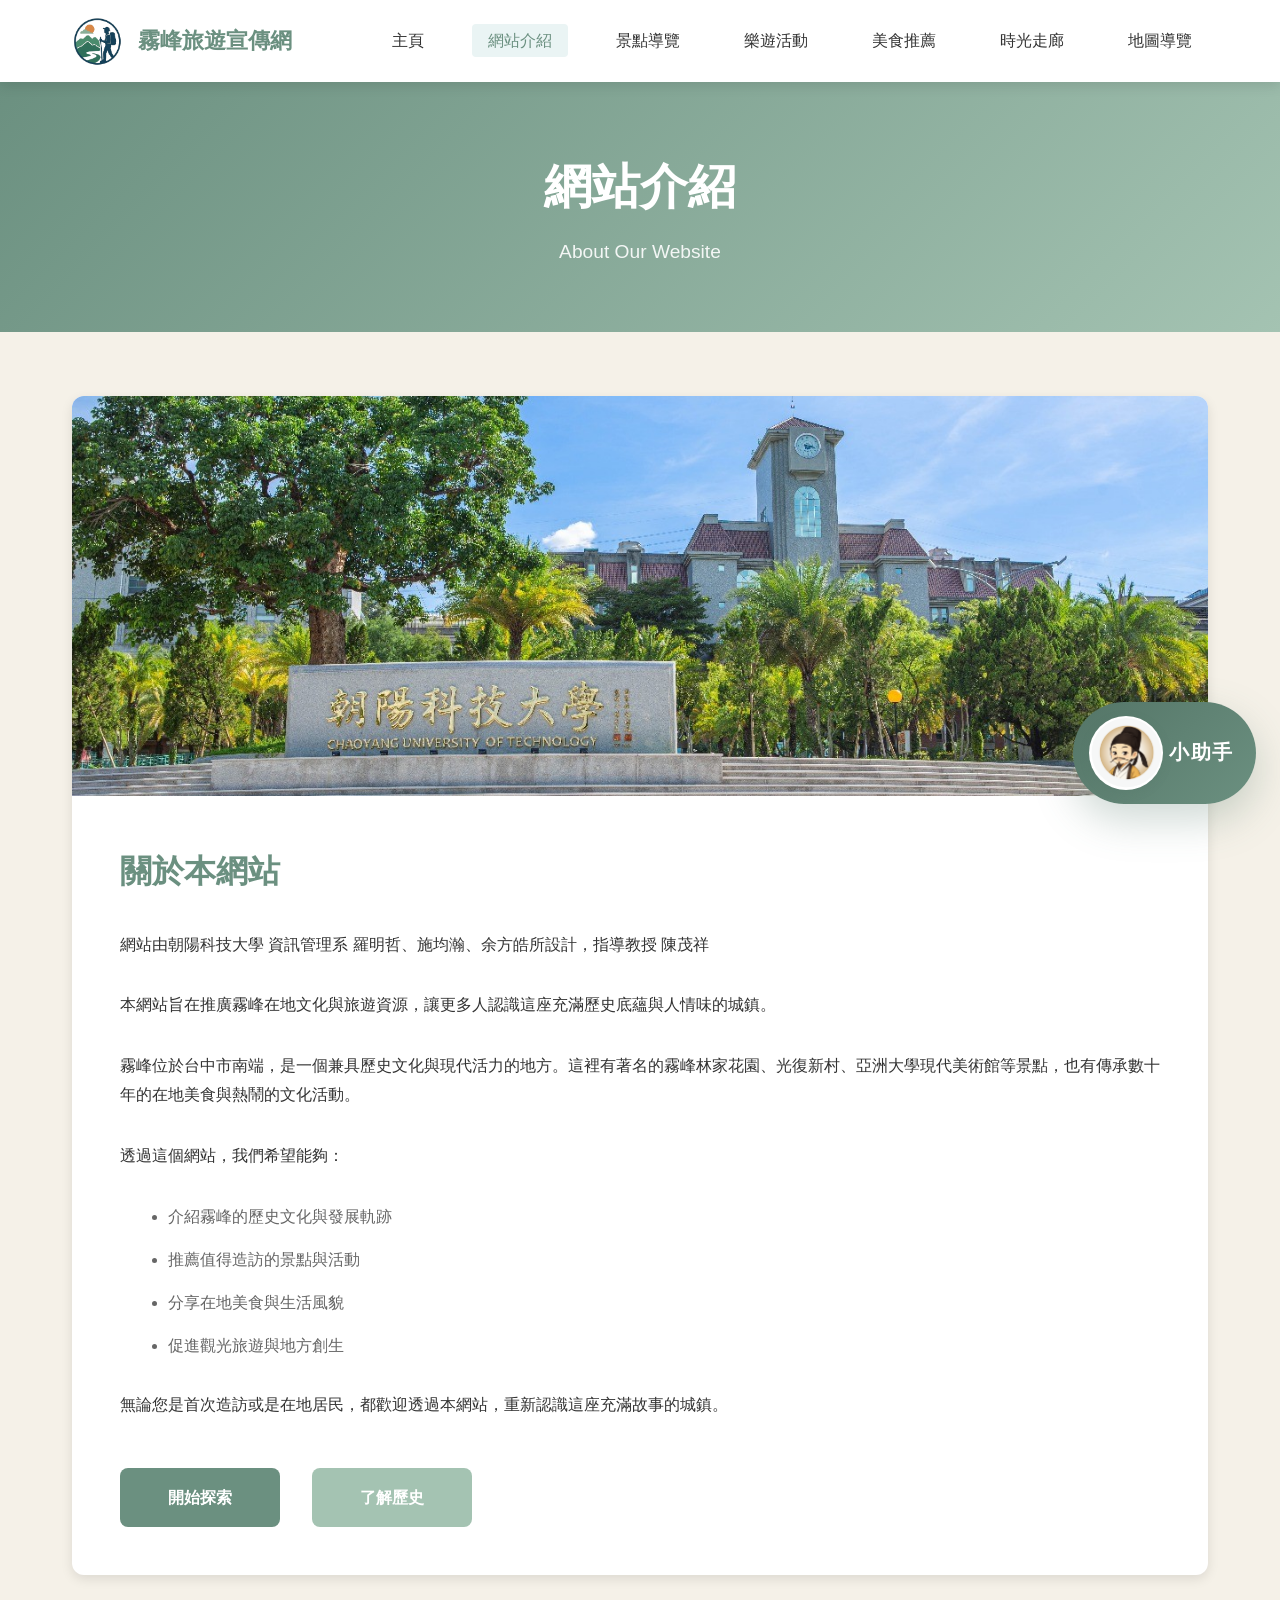
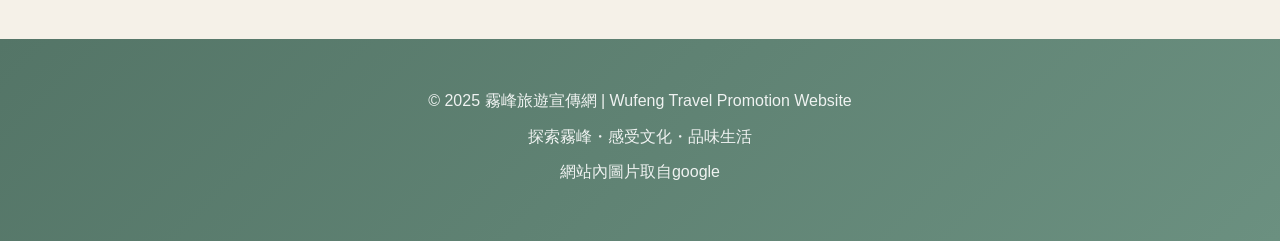
<file: about.html>
<!DOCTYPE html>
<html lang="zh-TW">
<head>
    <meta charset="UTF-8">
    <meta name="viewport" content="width=device-width, initial-scale=1.0">
    <title>網站介紹 | 霧峰旅遊宣傳網</title>
    <link rel="stylesheet" href="css/style.css">
</head>
<body>
    <!-- 導覽列 -->
    <div id="site-header"></div>

    <!-- 頁面標題 -->
    <section class="page-header">
        <div class="container">
            <h1>網站介紹</h1>
            <p>About Our Website</p>
        </div>
    </section>

    <!-- 網站介紹內容 -->
    <section class="content-section">
        <div class="container">
            <div class="about-content">
                <div class="about-image">
                    <img src="Website Materials/Image/Website Introduction.jpeg" alt="霧峰地標">
                </div>
                <div class="about-text">
                    <h2>關於本網站</h2>
                    <p>網站由朝陽科技大學 資訊管理系 羅明哲、施均瀚、余方皓所設計，指導教授 陳茂祥</p>
                    <p>本網站旨在推廣霧峰在地文化與旅遊資源，讓更多人認識這座充滿歷史底蘊與人情味的城鎮。</p>

                    <p>霧峰位於台中市南端，是一個兼具歷史文化與現代活力的地方。這裡有著名的霧峰林家花園、光復新村、亞洲大學現代美術館等景點，也有傳承數十年的在地美食與熱鬧的文化活動。</p>

                    <p>透過這個網站，我們希望能夠：</p>
                    <ul>
                        <li>介紹霧峰的歷史文化與發展軌跡</li>
                        <li>推薦值得造訪的景點與活動</li>
                        <li>分享在地美食與生活風貌</li>
                        <li>促進觀光旅遊與地方創生</li>
                    </ul>

                    <p>無論您是首次造訪或是在地居民，都歡迎透過本網站，重新認識這座充滿故事的城鎮。</p>

                    <div class="about-cta">
                        <a href="attractions.html" class="btn btn-primary">開始探索</a>
                        <a href="timeline.html" class="btn btn-secondary">了解歷史</a>
                    </div>
                </div>
            </div>
        </div>
    </section>

    <!-- 頁尾 -->
    <div id="site-footer"></div>
    <script src="js/includes.js"></script>
    <script src="js/main.js"></script>
</body>
</html>
</file>
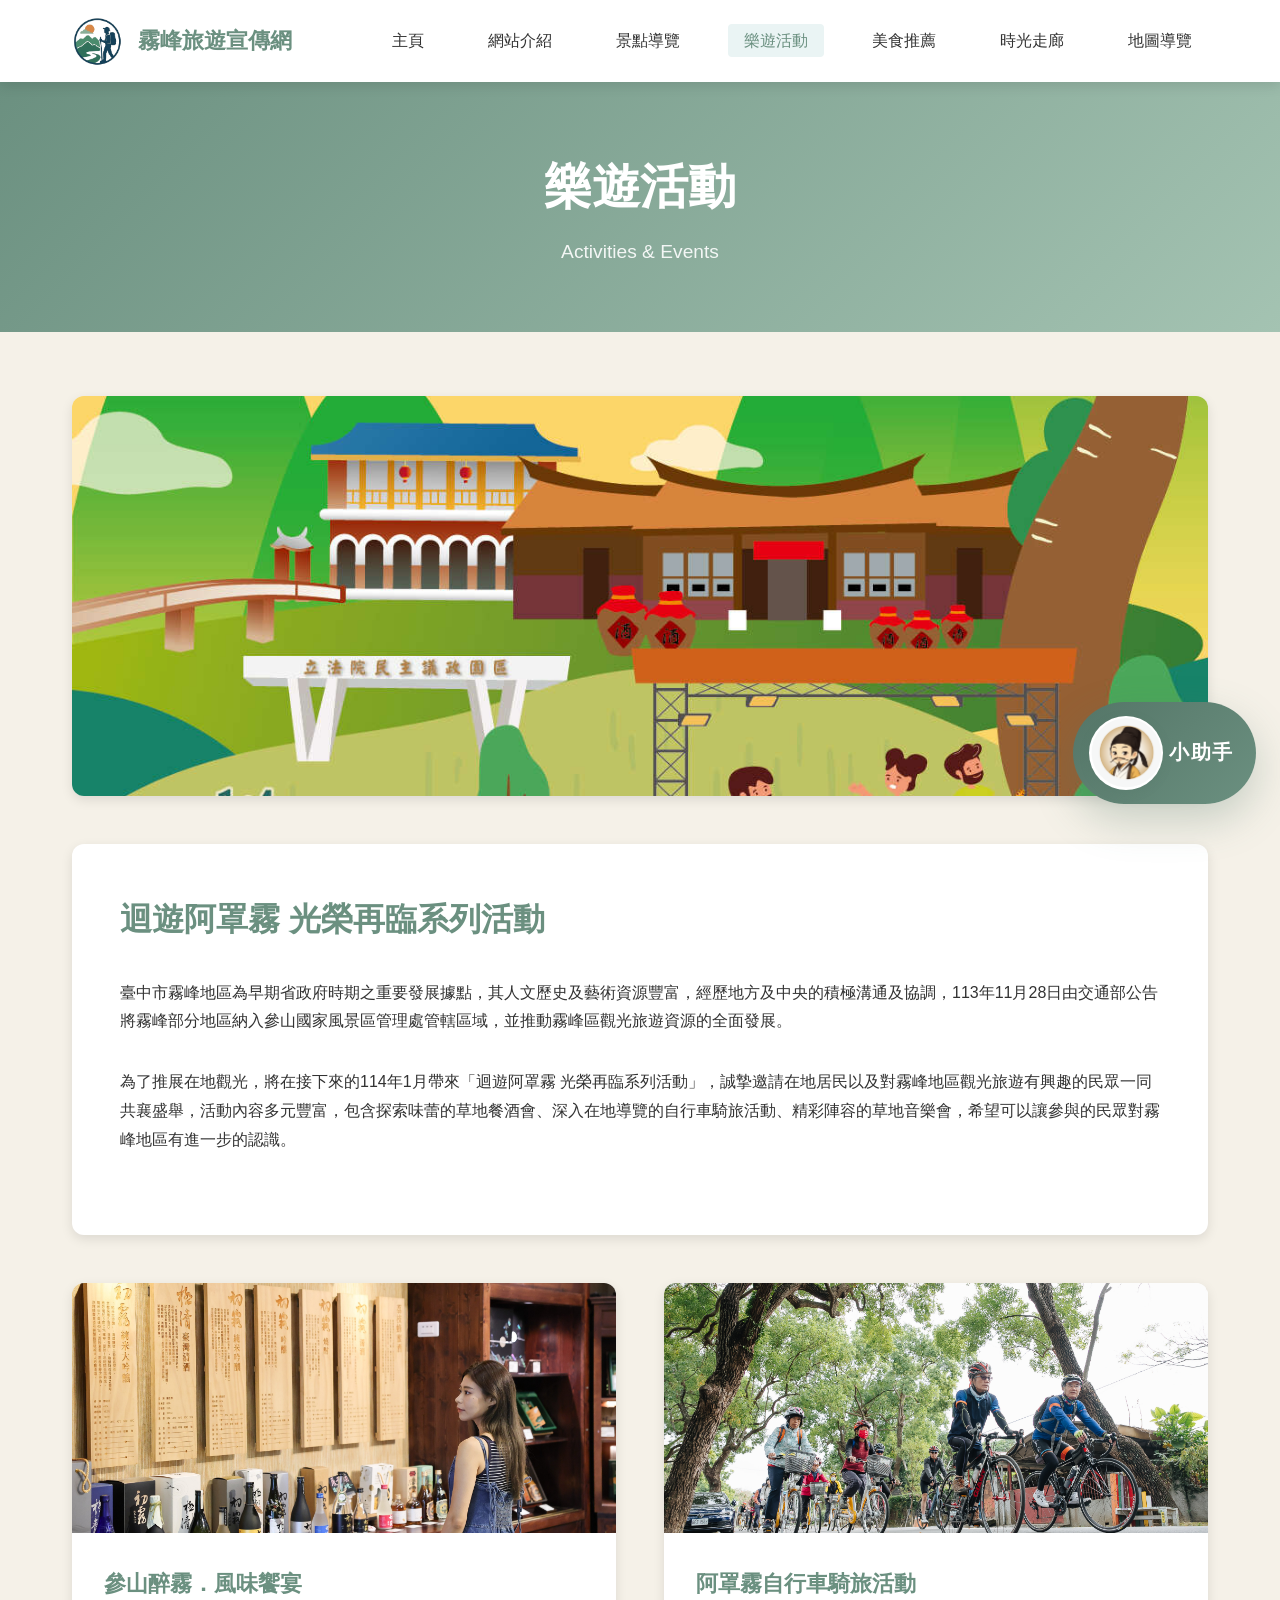
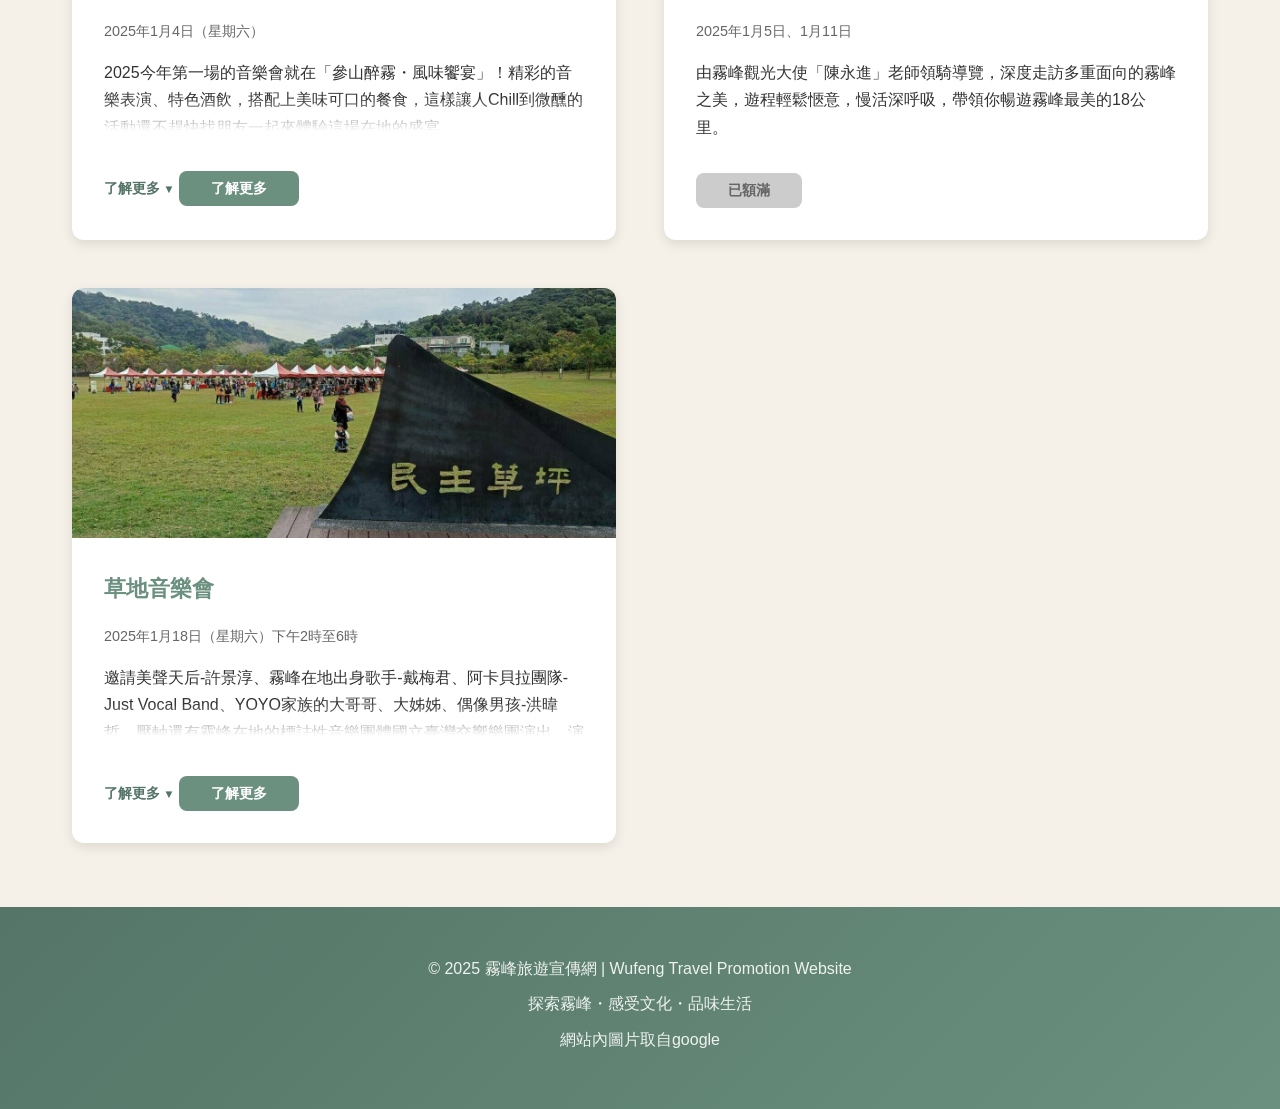
<file: activities.html>
<!DOCTYPE html>
<html lang="zh-TW">
<head>
    <meta charset="UTF-8">
    <meta name="viewport" content="width=device-width, initial-scale=1.0">
    <title>樂遊活動 | 霧峰旅遊宣傳網</title>
    <link rel="stylesheet" href="css/style.css">
</head>
<body>
    <!-- 導覽列 -->
    <div id="site-header"></div>

    <!-- 頁面標題 -->
    <section class="page-header">
        <div class="container">
            <h1>樂遊活動</h1>
            <p>Activities & Events</p>
        </div>
    </section>

    <!-- 活動列表 -->
    <section class="content-section">
        <div class="container">
            <!-- 活動介紹橫幅 -->
            <div class="event-banner">
                <img src="Website Materials/Image/Activity.jpg" alt="迴遊阿罩霧活動">
            </div>

            <div class="event-intro">
                <h2>迴遊阿罩霧 光榮再臨系列活動</h2>
                <p>
                    臺中市霧峰地區為早期省政府時期之重要發展據點，其人文歷史及藝術資源豐富，經歷地方及中央的積極溝通及協調，113年11月28日由交通部公告將霧峰部分地區納入參山國家風景區管理處管轄區域，並推動霧峰區觀光旅遊資源的全面發展。
                </p>
                <p>
                    為了推展在地觀光，將在接下來的114年1月帶來「迴遊阿罩霧 光榮再臨系列活動」，誠摯邀請在地居民以及對霧峰地區觀光旅遊有興趣的民眾一同共襄盛舉，活動內容多元豐富，包含探索味蕾的草地餐酒會、深入在地導覽的自行車騎旅活動、精彩陣容的草地音樂會，希望可以讓參與的民眾對霧峰地區有進一步的認識。
                </p>
            </div>

            <div class="items-grid">
                <!-- 活動 1 -->
                <div class="item-card">
                    <div class="item-image">
                        <img src="Website Materials/Image/參山醉霧．風味饗宴.jpg" alt="參山醉霧．風味饗宴">
                    </div>
                    <div class="item-content">
                        <h3>參山醉霧．風味饗宴</h3>
                        <p class="item-date">2025年1月4日（星期六）</p>
                        <p class="item-description" data-read-more="80">
                            2025今年第一場的音樂會就在「參山醉霧・風味饗宴」！精彩的音樂表演、特色酒飲，搭配上美味可口的餐食，這樣讓人Chill到微醺的活動還不趕快找朋友一起來體驗這場在地的盛宴。
                        </p>
                        <button class="btn btn-small btn-primary" onclick="openDetailModal('activity-1')">了解更多</button>
                    </div>
                </div>

                <!-- 活動 2 -->
                <div class="item-card">
                    <div class="item-image">
                        <img src="Website Materials/Image/阿罩霧自行車騎旅活動.jpg" alt="阿罩霧自行車騎旅活動">
                    </div>
                    <div class="item-content">
                        <h3>阿罩霧自行車騎旅活動</h3>
                        <p class="item-date">2025年1月5日、1月11日</p>
                        <p class="item-description" data-read-more="80">
                            由霧峰觀光大使「陳永進」老師領騎導覽，深度走訪多重面向的霧峰之美，遊程輕鬆愜意，慢活深呼吸，帶領你暢遊霧峰最美的18公里。
                        </p>
                        <button class="btn btn-small btn-disabled" disabled>已額滿</button>
                    </div>
                </div>

                <!-- 活動 3 -->
                <div class="item-card">
                    <div class="item-image">
                        <img src="Website Materials/Image/草地音樂會.jpg" alt="草地音樂會">
                    </div>
                    <div class="item-content">
                        <h3>草地音樂會</h3>
                        <p class="item-date">2025年1月18日（星期六）下午2時至6時</p>
                        <p class="item-description" data-read-more="80">
                            邀請美聲天后-許景淳、霧峰在地出身歌手-戴梅君、阿卡貝拉團隊-Just Vocal Band、YOYO家族的大哥哥、大姊姊、偶像男孩-洪暐哲，壓軸還有霧峰在地的標誌性音樂團體國立臺灣交響樂團演出，演繹出霧峰懷舊情懷的曲目，精彩的演出不容錯過。
                        </p>
                        <button class="btn btn-small btn-primary" onclick="openDetailModal('activity-3')">了解更多</button>
                    </div>
                </div>
            </div>
        </div>
    </section>

    <!-- Modal 彈窗 -->
    <div id="detailModal" class="modal">
        <div class="modal-content">
            <span class="modal-close" onclick="closeDetailModal()">&times;</span>
            <div id="modalBody"></div>
        </div>
    </div>

    <!-- 詳細資訊內容（隱藏） -->
    <div id="activity-details" style="display: none;">
        <div id="activity-1" class="detail-content">
            <h2>參山醉霧．風味饗宴</h2>
            <p class="detail-category">2025年1月4日（星期六）</p>
            <img src="Website Materials/Image/參山醉霧．風味饗宴.jpg" alt="參山醉霧．風味饗宴" class="detail-image">
            <div class="detail-text">
                <h3>活動介紹</h3>
                <p>2025今年第一場的音樂會就在「參山醉霧・風味饗宴」！這是一場結合音樂、美酒與美食的精緻饗宴，讓您在優美的環境中，享受一場視覺、聽覺與味覺的完美盛宴。</p>
                <p>活動現場將提供精彩的音樂表演、特色酒飲，搭配上美味可口的餐食，營造出讓人 Chill 到微醺的愜意氛圍。無論是與好友相聚，或是與家人共度美好時光，這都是一個絕佳的選擇。</p>

                <h3>活動詳情</h3>
                <div class="info-card">
                    <p><strong>📅 活動日期：</strong>2025年1月4日（星期六）</p>
                    <p><strong>📍 活動地點：</strong>議蘆會館咖啡廳（台中市霧峰區中正路734號民主議政園區內）</p>
                    <p><strong>⏰ 報名時間：</strong>113年12月14日上午10時開放報名</p>
                    <p><strong>✨ 活動特色：</strong>精彩音樂表演、特色酒飲品嚐、美味餐食、微醺氛圍</p>
                </div>

                <h3>注意事項</h3>
                <div class="info-card">
                    <p>• 請提前報名，以確保您的參與名額</p>
                    <p>• 飲酒過量有害健康，未成年請勿飲酒</p>
                    <p>• 活動現場禁止吸菸</p>
                    <p>• 如遇天候不佳，主辦單位保有活動調整之權利</p>
                </div>
            </div>
        </div>
        <div id="activity-3" class="detail-content">
            <h2>草地音樂會</h2>
            <p class="detail-category">2025年1月18日（星期六）下午2時至6時</p>
            <img src="Website Materials/Image/草地音樂會.jpg" alt="草地音樂會" class="detail-image">
            <div class="detail-text">
                <h3>活動介紹</h3>
                <p>這是一場匯聚眾多知名藝人與音樂團體的盛大草地音樂會，邀請了美聲天后許景淳、霧峰在地出身歌手戴梅君、阿卡貝拉團隊 Just Vocal Band、YOYO家族的大哥哥大姊姊、偶像男孩洪暐哲，壓軸還有霧峰在地的標誌性音樂團體國立臺灣交響樂團演出。</p>
                <p>音樂會將演繹出霧峰懷舊情懷的曲目，結合現代與傳統，為觀眾帶來一場精彩絕倫的音樂饗宴。現場也與霧峰在地協會及農會合作，邀請在地特色產業與觀光圈業者展示販售產品與美食，滿足現場民眾聽覺、視覺、味覺的全方位享受。</p>

                <h3>演出陣容</h3>
                <div class="info-card">
                    <div class="lineup-item"><strong>🎤 美聲天后：</strong>許景淳</div>
                    <div class="lineup-item"><strong>🎵 在地歌手：</strong>戴梅君</div>
                    <div class="lineup-item"><strong>🎶 阿卡貝拉：</strong>Just Vocal Band</div>
                    <div class="lineup-item"><strong>👨‍👩‍👧‍👦 親子同樂：</strong>YOYO家族</div>
                    <div class="lineup-item"><strong>⭐ 偶像男孩：</strong>洪暐哲</div>
                    <div class="lineup-item"><strong>🎻 壓軸演出：</strong>國立臺灣交響樂團</div>
                </div>

                <h3>活動詳情</h3>
                <div class="info-card">
                    <p><strong>📅 活動日期：</strong>2025年1月18日（星期六）</p>
                    <p><strong>⏰ 活動時間：</strong>下午2時至6時</p>
                    <p><strong>📍 活動地點：</strong>立法院民主議政園區民主草坪</p>
                    <p><strong>🎫 入場方式：</strong>免費入場，自由入座</p>
                    <p><strong>🍜 特色攤位：</strong>霧峰在地特色產業、美食攤位、農特產品展售</p>
                </div>

                <h3>注意事項</h3>
                <div class="info-card">
                    <p>• 建議攜帶野餐墊或折疊椅</p>
                    <p>• 現場提供美食攤位，也歡迎自備輕食</p>
                    <p>• 請共同維護場地整潔</p>
                    <p>• 如遇天候不佳，主辦單位保有活動調整之權利</p>
                </div>
            </div>
        </div>
    </div>

    <!-- 頁尾 -->
    <div id="site-footer"></div>
    <script src="js/includes.js"></script>
    <script src="js/main.js"></script>
</body>
</html>
</file>
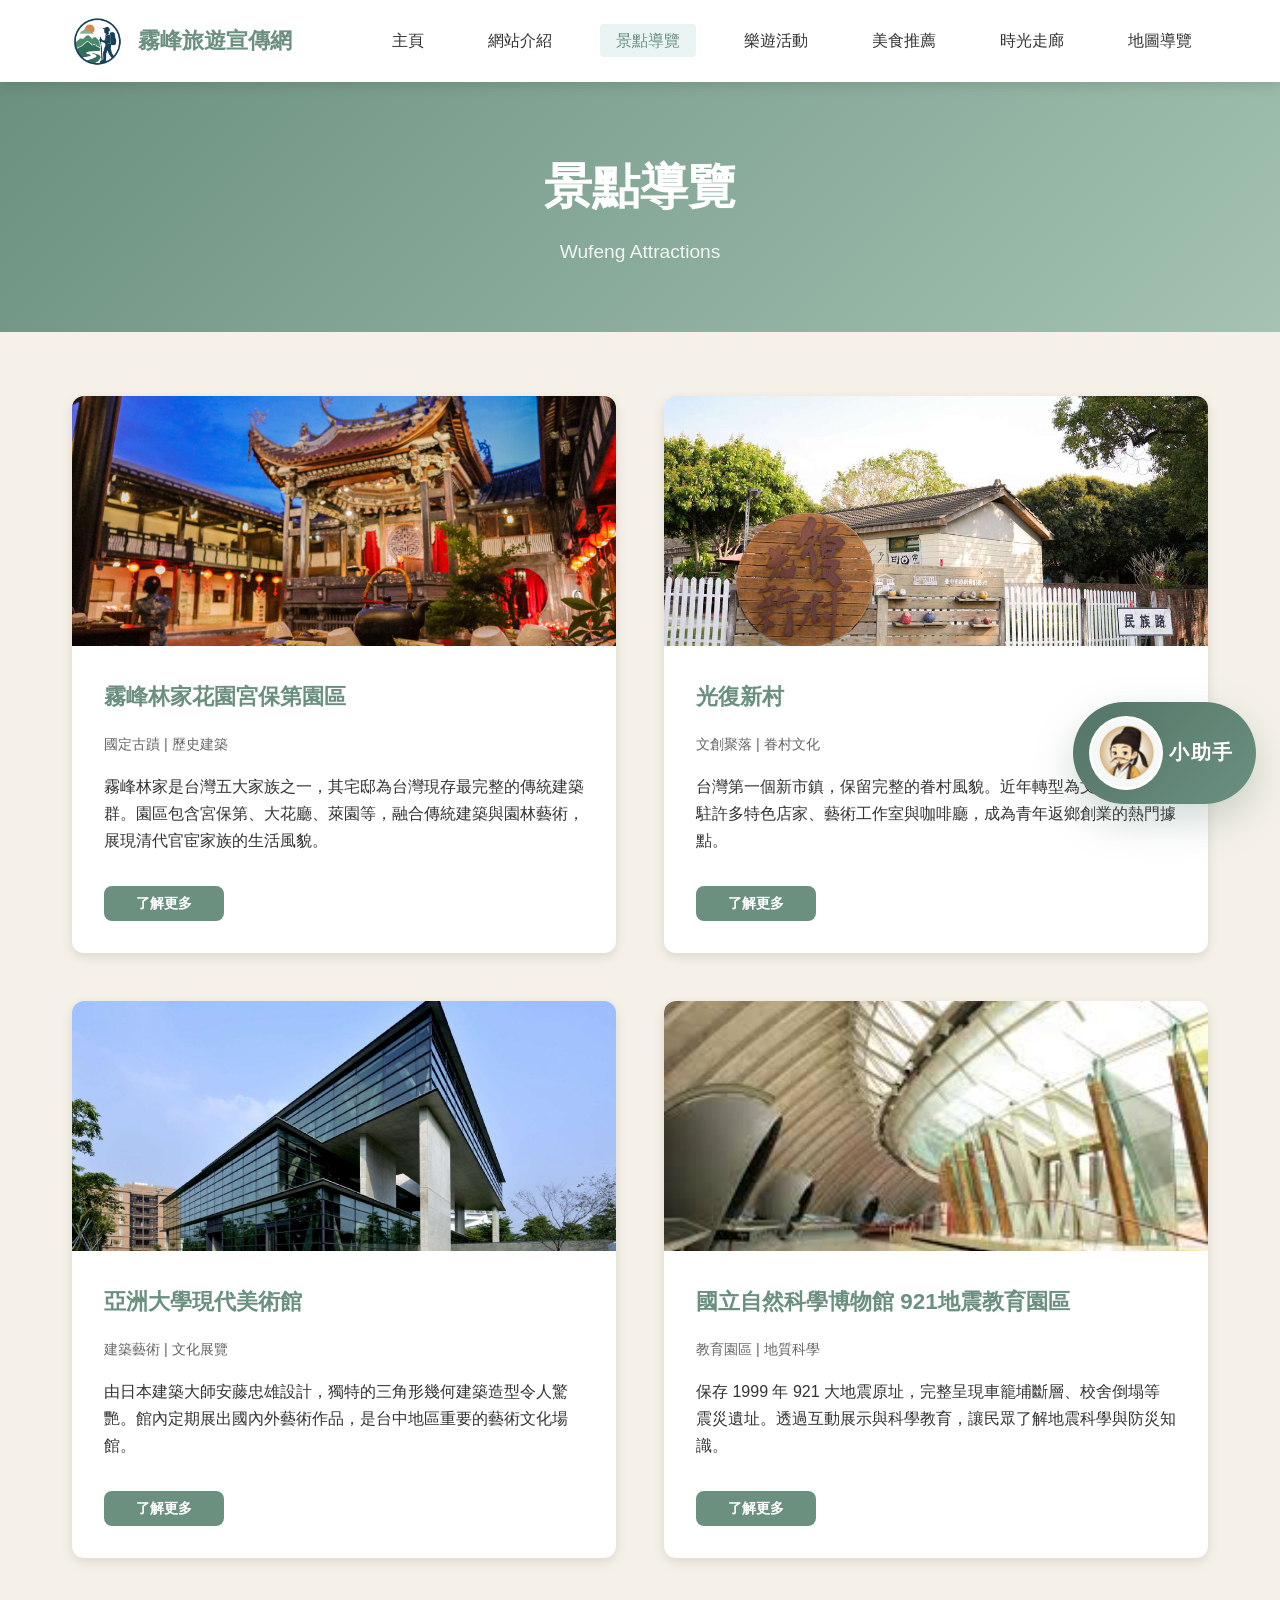
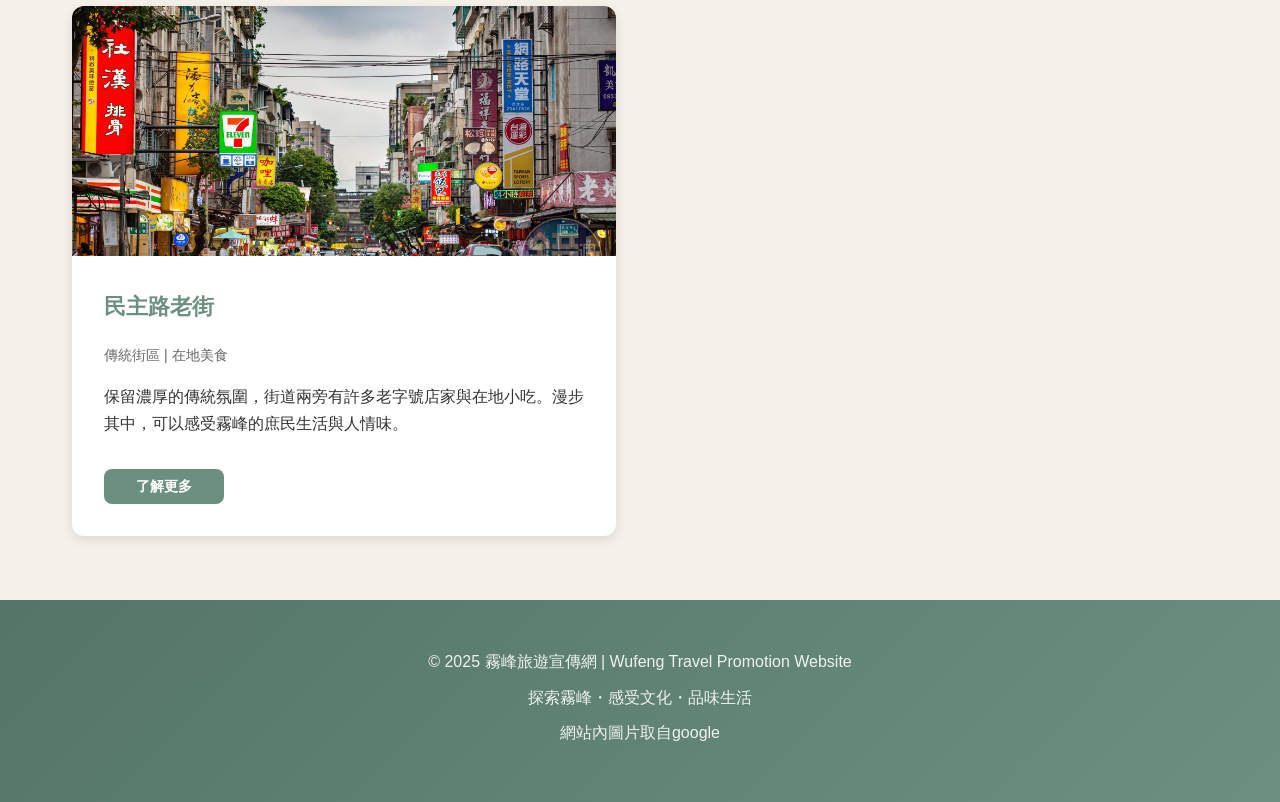
<file: attractions.html>
<!DOCTYPE html>
<html lang="zh-TW">
<head>
    <meta charset="UTF-8">
    <meta name="viewport" content="width=device-width, initial-scale=1.0">
    <title>景點導覽 | 霧峰旅遊宣傳網</title>
    <link rel="stylesheet" href="css/style.css">
</head>
<body>
    <!-- 導覽列 -->
    <div id="site-header"></div>

    <!-- 頁面標題 -->
    <section class="page-header">
        <div class="container">
            <h1>景點導覽</h1>
            <p>Wufeng Attractions</p>
        </div>
    </section>

    <!-- 景點列表 -->
    <section class="content-section">
        <div class="container">
            <div class="items-grid">
                <!-- 景點項目 1 -->
                <div class="item-card">
                    <div class="item-image">
                        <img src="Website Materials/Image/attractions 01.jpg" alt="霧峰林家花園">
                    </div>
                    <div class="item-content">
                        <h3>霧峰林家花園宮保第園區</h3>
                        <p class="item-date">國定古蹟 | 歷史建築</p>
                        <p class="item-description" data-read-more="80">
                            霧峰林家是台灣五大家族之一，其宅邸為台灣現存最完整的傳統建築群。園區包含宮保第、大花廳、萊園等，融合傳統建築與園林藝術，展現清代官宦家族的生活風貌。
                        </p>
                        <button class="btn btn-small btn-primary" onclick="openDetailModal('attraction-1')">了解更多</button>
                    </div>
                </div>

                <!-- 景點項目 2 -->
                <div class="item-card">
                    <div class="item-image">
                        <img src="Website Materials/Image/光復新村.jfif" alt="光復新村">
                    </div>
                    <div class="item-content">
                        <h3>光復新村</h3>
                        <p class="item-date">文創聚落 | 眷村文化</p>
                        <p class="item-description" data-read-more="80">
                            台灣第一個新市鎮，保留完整的眷村風貌。近年轉型為文創基地，進駐許多特色店家、藝術工作室與咖啡廳，成為青年返鄉創業的熱門據點。
                        </p>
                        <button class="btn btn-small btn-primary" onclick="openDetailModal('attraction-2')">了解更多</button>
                    </div>
                </div>

                <!-- 景點項目 3 -->
                <div class="item-card">
                    <div class="item-image">
                        <img src="Website Materials/Image/亞洲大學現代美術館.jpg" alt="亞洲大學現代美術館">
                    </div>
                    <div class="item-content">
                        <h3>亞洲大學現代美術館</h3>
                        <p class="item-date">建築藝術 | 文化展覽</p>
                        <p class="item-description" data-read-more="80">
                            由日本建築大師安藤忠雄設計，獨特的三角形幾何建築造型令人驚艷。館內定期展出國內外藝術作品，是台中地區重要的藝術文化場館。
                        </p>
                        <button class="btn btn-small btn-primary" onclick="openDetailModal('attraction-3')">了解更多</button>
                    </div>
                </div>

                <!-- 景點項目 4 -->
                <div class="item-card">
                    <div class="item-image">
                        <img src="Website Materials/Image/國立自然科學博物館 921地震教育園區.jfif" alt="921地震教育園區">
                    </div>
                    <div class="item-content">
                        <h3>國立自然科學博物館 921地震教育園區</h3>
                        <p class="item-date">教育園區 | 地質科學</p>
                        <p class="item-description" data-read-more="80">
                            保存 1999 年 921 大地震原址，完整呈現車籠埔斷層、校舍倒塌等震災遺址。透過互動展示與科學教育，讓民眾了解地震科學與防災知識。
                        </p>
                        <button class="btn btn-small btn-primary" onclick="openDetailModal('attraction-4')">了解更多</button>
                    </div>
                </div>

                <!-- 景點項目 5 -->
                <div class="item-card">
                    <div class="item-image">
                        <img src="Website Materials/Image/food04 民生路.jpg" alt="民主路老街">
                    </div>
                    <div class="item-content">
                        <h3>民主路老街</h3>
                        <p class="item-date">傳統街區 | 在地美食</p>
                        <p class="item-description" data-read-more="80">
                            保留濃厚的傳統氛圍，街道兩旁有許多老字號店家與在地小吃。漫步其中，可以感受霧峰的庶民生活與人情味。
                        </p>
                        <button class="btn btn-small btn-primary" onclick="openDetailModal('attraction-5')">了解更多</button>
                    </div>
                </div>
            </div>
        </div>
    </section>

    <!-- Modal 彈窗 -->
    <div id="detailModal" class="modal">
        <div class="modal-content">
            <span class="modal-close" onclick="closeDetailModal()">&times;</span>
            <div id="modalBody"></div>
        </div>
    </div>

    <!-- 詳細資訊內容（隱藏） -->
    <div id="attraction-details" style="display: none;">
        <div id="attraction-1" class="detail-content">
            <p>　</p>
            <div class="detail-category2">
            <h1>霧峰林家花園宮保第園區</h1>
            <p>📍國定古蹟 | 歷史建築</p>
            </div>
            <img src="Website Materials/Image/attractions 01.jpg" alt="霧峰林家花園" class="detail-image">
            <div class="detail-text">
                <h3>景點介紹</h3>
                <p>霧峰林家是台灣五大家族之一，其宅邸為台灣現存最完整的傳統建築群。園區包含宮保第、大花廳、萊園等多處歷史建築，融合了傳統建築與園林藝術，展現清代官宦家族的生活風貌與文化底蘊。</p>
                <p>宮保第建於清同治年間，是林家的主要住宅區，建築精美、雕樑畫棟，處處可見傳統工藝之美。大花廳則是林家招待賓客與舉辦宴會的場所，其戲台與精緻裝飾令人驚嘆。萊園為林家私人園林，仿江南園林風格建造，小橋流水、亭台樓閣，充滿詩意。</p>

                <h3>參觀資訊</h3>
                <div class="info-card">
                    <p><strong>📍 地址：</strong>台中市霧峰區民主路26號</p>
                    <p><strong>⏰ 開放時間：</strong>週二至週日 09:00-17:00（週一休館）</p>
                    <p><strong>🎫 門票：</strong>全票 250元，優待票 200元</p>
                    <p><strong>🚌 交通：</strong>搭乘台中客運至霧峰站下車，步行約10分鐘</p>
                </div>
                <h3>地圖預覽</h3>
             <iframe src="https://www.google.com/maps/embed?pb=!1m18!1m12!1m3!1d7286.184519458586!2d120.69155388443036!3d24.063055400000003!2m3!1f0!2f0!3f0!3m2!1i1024!2i768!4f13.1!3m3!1m2!1s0x34693b5a7813d8ef%3A0x73b72bc2839ad045!2z6Zyn5bOw5p6X5a625a6u5L-d56ys5ZyS5Y2A!5e0!3m2!1szh-TW!2stw!4v1762664397438!5m2!1szh-TW!2stw" width="790" height="450" style="border:0;" allowfullscreen="" loading="lazy" referrerpolicy="no-referrer-when-downgrade"></iframe>
            </div>
        </div>
        <div id="attraction-2" class="detail-content">
            <p>　</p>
            <div class="detail-category2">
            <h1>光復新村</h1>
            <p>📍文創聚落 | 眷村文化</p>
            </div>
            <img src="Website Materials/Image/光復新村.jfif" alt="光復新村" class="detail-image">
            <div class="detail-text">
                <h3>景點介紹</h3>
                <p>光復新村是台灣第一個新市鎮，建於 1956 年，保留了完整的眷村風貌。這裡的建築採用低密度、花園城市的設計理念，每戶都有獨立的庭院，綠樹成蔭、環境優美。</p>
                <p>近年來，光復新村轉型為文創基地，進駐了許多特色店家、藝術工作室與咖啡廳，成為青年返鄉創業的熱門據點。漫步在充滿懷舊氛圍的街道上，可以感受到歷史與現代的完美結合，也能品味到各式創意商品與美食。</p>

                <h3>參觀資訊</h3>
                <div class="info-card">
                    <p><strong>📍 地址：</strong>台中市霧峰區和平路2-3號</p>
                    <p><strong>⏰ 開放時間：</strong>全天開放（店家營業時間各異）</p>
                    <p><strong>🎫 門票：</strong>免費參觀</p>
                    <p><strong>🏪 特色店家：</strong>咖啡廳、手作工坊、藝術展覽空間等</p>
                </div>  
                <h3>地圖預覽</h3>         
                <iframe src="https://www.google.com/maps/embed?pb=!1m18!1m12!1m3!1d3643.6163179035802!2d120.68963534791027!3d24.044591623128987!2m3!1f0!2f0!3f0!3m2!1i1024!2i768!4f13.1!3m3!1m2!1s0x34693b3c83371dd1%3A0xa724022538ad26b9!2z5YWJ5b6p5paw5p2R!5e0!3m2!1szh-TW!2stw!4v1762664594262!5m2!1szh-TW!2stw" width="790" height="450" style="border:0;" allowfullscreen="" loading="lazy" referrerpolicy="no-referrer-when-downgrade"></iframe>
            </div>
        </div>
        <div id="attraction-3" class="detail-content">
            <p>　</p>
            <div class="detail-category2">
            <h1>亞洲大學現代美術館</h1>
            <p>📍建築藝術 | 文化展覽</p>
            </div>
            <img src="Website Materials/Image/亞洲大學現代美術館.jpg" alt="亞洲大學現代美術館" class="detail-image">
            <div class="detail-text">
                <h3>景點介紹</h3>
                <p>亞洲大學現代美術館由日本建築大師安藤忠雄設計，是他在台灣的第一座建築作品。美術館採用獨特的三角形幾何建築造型，運用清水混凝土與大面積玻璃，創造出極具震撼力的視覺效果。</p>
                <p>館內展示空間寬敞明亮，定期展出國內外知名藝術家的作品，涵蓋繪畫、雕塑、裝置藝術等多種形式。美術館不僅是藝術愛好者的天堂，其建築本身也是攝影愛好者的熱門拍照景點。</p>

                <h3>參觀資訊</h3>
                <div class="info-card">
                    <p><strong>📍 地址：</strong>台中市霧峰區柳豐路500號</p>
                    <p><strong>⏰ 開放時間：</strong>週二至週日 09:30-17:00（週一休館）</p>
                    <p><strong>🎫 門票：</strong>全票 100元，學生票 50元</p>
                    <p><strong>✨ 特色：</strong>安藤忠雄設計、三角形建築、定期藝術展覽</p>
                </div>
                <h3>地圖預覽</h3>         
                <iframe src="https://www.google.com/maps/embed?pb=!1m18!1m12!1m3!1d3643.545029017672!2d120.68564771120856!3d24.047104078379345!2m3!1f0!2f0!3f0!3m2!1i1024!2i768!4f13.1!3m3!1m2!1s0x34693b17f89d4773%3A0x75195fab2281c37f!2z5Lqe5rSy5aSn5a246ZmE5bGs54--5Luj576O6KGT6aSo!5e0!3m2!1szh-TW!2stw!4v1762664725416!5m2!1szh-TW!2stw" width="790" height="450" style="border:0;" allowfullscreen="" loading="lazy" referrerpolicy="no-referrer-when-downgrade"></iframe>
        </div>
        </div>
        <div id="attraction-4" class="detail-content">
            <p>　</p>
            <div class="detail-category2">
            <h1>國立自然科學博物館 921地震教育園區</h1>
            <p>📍教育園區 | 地質科學</p>
        </div>
            <img src="Website Materials/Image/國立自然科學博物館 921地震教育園區.jfif" alt="921地震教育園區" class="detail-image">
            <div class="detail-text">
                <h3>景點介紹</h3>
                <p>921地震教育園區保存了 1999 年 921 大地震的原址，完整呈現車籠埔斷層、校舍倒塌等震災遺址。園區透過互動展示與科學教育，讓民眾深入了解地震的成因、影響以及防災知識。</p>
                <p>園區分為多個展館，包括車籠埔斷層保存館、地震工程教育館、影像館等，運用多媒體科技與實物展示，生動地呈現地震的威力與防災的重要性。這裡不僅是一處紀念場所，更是極具教育意義的學習空間。</p>

                <h3>參觀資訊</h3>
                <div class="info-card">
                    <p><strong>📍 地址：</strong>台中市霧峰區坑口里新生路192號</p>
                    <p><strong>⏰ 開放時間：</strong>週二至週日 09:00-17:00（週一休館）</p>
                    <p><strong>🎫 門票：</strong>全票 50元，優待票 30元</p>
                    <p><strong>🏛️ 展館：</strong>車籠埔斷層保存館、地震工程教育館、影像館等</p>
                </div>
                <h3>地圖預覽</h3>         
                <iframe src="https://www.google.com/maps/embed?pb=!1m18!1m12!1m3!1d3643.6713688218288!2d120.69694611120839!3d24.04265127838239!2m3!1f0!2f0!3f0!3m2!1i1024!2i768!4f13.1!3m3!1m2!1s0x34693ac6bbdcc543%3A0x732d62b3fdd5e662!2zOTIx5Zyw6ZyH5pWZ6IKy5ZyS5Y2A!5e0!3m2!1szh-TW!2stw!4v1762664781145!5m2!1szh-TW!2stw" width="790" height="450" style="border:0;" allowfullscreen="" loading="lazy" referrerpolicy="no-referrer-when-downgrade"></iframe>
            </div>
        </div>
        <div id="attraction-5" class="detail-content">
            <p>　</p>
            <div class="detail-category2">
            <h1>民主路老街</h1>
            <p>📍傳統街區 | 在地美食</p>
        </div>
            <img src="Website Materials/Image/food04 民生路.jpg" alt="民主路老街" class="detail-image">
            <div class="detail-text">
                <h3>景點介紹</h3>
                <p>民主路老街保留了濃厚的傳統氛圍，是霧峰最具代表性的老街之一。街道兩旁林立著許多老字號店家與在地小吃，從早餐到宵夜，各式美食應有盡有。</p>
                <p>漫步在老街中，可以感受到霧峰的庶民生活與濃厚人情味。這裡有傳統的肉圓、木瓜牛奶、米糕、麵線等小吃，每一家都有自己的獨門配方與忠實顧客。除了美食，老街上還有雜貨店、傳統市場，是體驗在地生活的最佳去處。</p>

                <h3>參觀資訊</h3>
                <div class="info-card">
                    <p><strong>📍 地址：</strong>台中市霧峰區民主路</p>
                    <p><strong>⏰ 開放時間：</strong>全天開放（店家營業時間各異）</p>
                    <p><strong>🍴 推薦美食：</strong>肉圓婆、木瓜牛乳大王、傳統小吃攤等</p>
                    <p><strong>✨ 特色：</strong>傳統老街氛圍、在地小吃、庶民生活體驗</p>
                </div>
                <h3>地圖預覽</h3>         
               <iframe src="https://www.google.com/maps/embed?pb=!1m18!1m12!1m3!1d29143.986561115868!2d120.66178997431642!3d24.066363700000007!2m3!1f0!2f0!3f0!3m2!1i1024!2i768!4f13.1!3m3!1m2!1s0x34693b5a719159b5%3A0x64c3b71f3c8055e8!2z6Zyn5bOw5rCR5Li76KGX6ICB6KGX77yI6Zyn5bOw5biC5aC077yJ!5e0!3m2!1szh-TW!2stw!4v1762665008430!5m2!1szh-TW!2stw" width="790" height="450" style="border:0;" allowfullscreen="" loading="lazy" referrerpolicy="no-referrer-when-downgrade"></iframe>
            </div>
        </div>
    </div>

    <!-- 頁尾 -->
    <div id="site-footer"></div>
    <script src="js/includes.js"></script>
    <script src="js/main.js"></script>
</body>
</html>
</file>
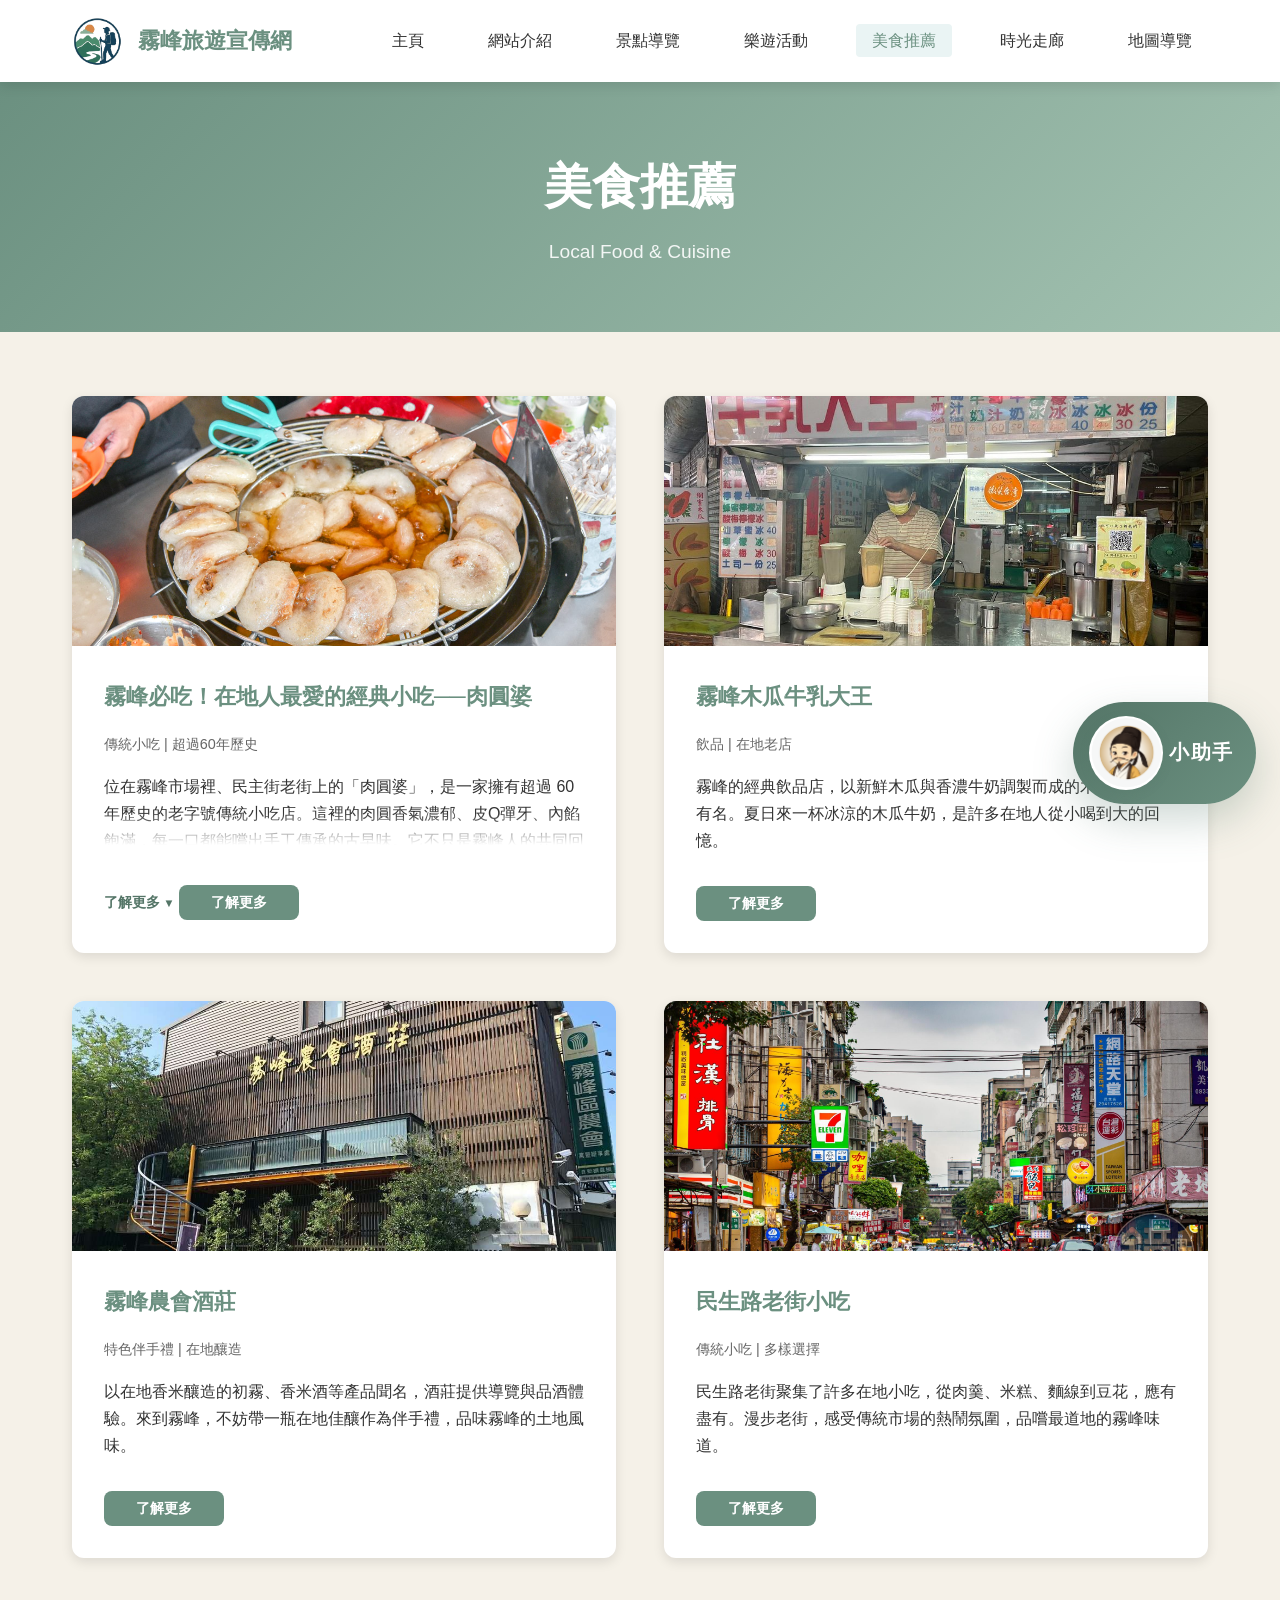
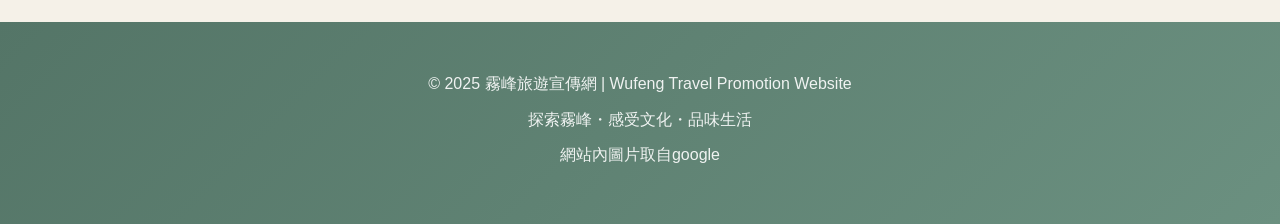
<file: food.html>
<!DOCTYPE html>
<html lang="zh-TW">
<head>
    <meta charset="UTF-8">
    <meta name="viewport" content="width=device-width, initial-scale=1.0">
    <title>美食推薦 | 霧峰旅遊宣傳網</title>
    <link rel="stylesheet" href="css/style.css">
</head>
<body>
    <!-- 導覽列 -->
    <div id="site-header"></div>

    <!-- 頁面標題 -->
    <section class="page-header">
        <div class="container">
            <h1>美食推薦</h1>
            <p>Local Food & Cuisine</p>
        </div>
    </section>

    <!-- 美食列表 -->
    <section class="content-section">
        <div class="container">
            <div class="items-grid">
                <!-- 美食項目 1 -->
                <div class="item-card featured">
                    <div class="item-image">
                        <img src="Website Materials/Image/food.jpg" alt="肉圓婆">
                    </div>
                    <div class="item-content">
                        <h3>霧峰必吃！在地人最愛的經典小吃──肉圓婆</h3>
                        <p class="item-date">傳統小吃 | 超過60年歷史</p>
                        <p class="item-description" data-read-more="80">
                            位在霧峰市場裡、民主街老街上的「肉圓婆」，是一家擁有超過 60 年歷史的老字號傳統小吃店。這裡的肉圓香氣濃郁、皮Q彈牙、內餡飽滿，每一口都能嚐出手工傳承的古早味。它不只是霧峰人的共同回憶，更是許多觀光客來到霧峰「必吃」的在地代表。
                        </p>
                        <button class="btn btn-small btn-primary" onclick="openDetailModal('food-1')">了解更多</button>
                    </div>
                </div>

                <!-- 美食項目 2 -->
                <div class="item-card">
                    <div class="item-image">
                        <img src="Website Materials/Image/food02 木瓜牛奶.jpg" alt="霧峰木瓜牛乳大王">
                    </div>
                    <div class="item-content">
                        <h3>霧峰木瓜牛乳大王</h3>
                        <p class="item-date">飲品 | 在地老店</p>
                        <p class="item-description" data-read-more="80">
                            霧峰的經典飲品店，以新鮮木瓜與香濃牛奶調製而成的木瓜牛奶最為有名。夏日來一杯冰涼的木瓜牛奶，是許多在地人從小喝到大的回憶。
                        </p>
                        <button class="btn btn-small btn-primary" onclick="openDetailModal('food-2')">了解更多</button>
                    </div>
                </div>

                <!-- 美食項目 3 -->
                <div class="item-card">
                    <div class="item-image">
                        <img src="Website Materials/Image/food03 酒莊.jfif" alt="霧峰農會酒莊">
                    </div>
                    <div class="item-content">
                        <h3>霧峰農會酒莊</h3>
                        <p class="item-date">特色伴手禮 | 在地釀造</p>
                        <p class="item-description" data-read-more="80">
                            以在地香米釀造的初霧、香米酒等產品聞名，酒莊提供導覽與品酒體驗。來到霧峰，不妨帶一瓶在地佳釀作為伴手禮，品味霧峰的土地風味。
                        </p>
                        <button class="btn btn-small btn-primary" onclick="openDetailModal('food-3')">了解更多</button>
                    </div>
                </div>

                <!-- 美食項目 4 -->
                <div class="item-card">
                    <div class="item-image">
                        <img src="Website Materials/Image/food04 民生路.jpg" alt="民生路小吃">
                    </div>
                    <div class="item-content">
                        <h3>民生路老街小吃</h3>
                        <p class="item-date">傳統小吃 | 多樣選擇</p>
                        <p class="item-description" data-read-more="80">
                            民生路老街聚集了許多在地小吃，從肉羹、米糕、麵線到豆花，應有盡有。漫步老街，感受傳統市場的熱鬧氛圍，品嚐最道地的霧峰味道。
                        </p>
                        <button class="btn btn-small btn-primary" onclick="openDetailModal('food-4')">了解更多</button>
                    </div>
                </div>
            </div>
        </div>
    </section>

    <!-- Modal 彈窗 -->
    <div id="detailModal" class="modal">
        <div class="modal-content">
            <span class="modal-close" onclick="closeDetailModal()">&times;</span>
            <div id="modalBody"></div>
        </div>
    </div>

    <!-- 詳細資訊內容（隱藏） -->
    <div id="food-details" style="display: none;">
        <div id="food-1" class="detail-content">
            <p>　</p>
            <div class="detail-category2">
            <h1>霧峰必吃！在地人最愛的經典小吃──肉圓婆</h1>
            <p>📍傳統小吃 | 超過60年歷史</p>
        </div>
            <img src="Website Materials/Image/food.jpg" alt="肉圓婆" class="detail-image">
            <div class="detail-text">
                <h3>店家介紹</h3>
                <p>位在霧峰市場裡、民主街老街上的「肉圓婆」，是一家擁有超過 60 年歷史的老字號傳統小吃店。這裡的肉圓香氣濃郁、皮Q彈牙、內餡飽滿，每一口都能嚐出手工傳承的古早味。它不只是霧峰人的共同回憶，更是許多觀光客來到霧峰「必吃」的在地代表，就連節目《食尚玩家》也曾特別來採訪報導！</p>
                <p>如果你在 Google 搜尋「霧峰必吃肉圓」，跑出來的第一名幾乎都是「肉圓婆」——足見它的高人氣與在地地位。菜單單純明瞭，主食只有肉圓一項，其他皆是湯品配餐，讓人毫無選擇障礙，只需專心享受這份傳統的好味道。</p>
                <h3>地點與交通資訊</h3>
                <p>「肉圓婆」位於霧峰林家花園、朝陽科技大學附近，坐落在民權街與民主街交叉口，緊鄰知名的「霧峰木瓜牛乳大王」。</p>
                <div class="info-card">
                    <p><strong>📍 地址：</strong>台中市霧峰區民主街</p>
                    <p><strong>⏰ 營業時間：</strong>早上至下午（售完為止）</p>
                    <p><strong>🚗 交通方式：</strong></p>
                    <p style="margin-left: 1.5rem;">• 若開車前往，可沿民生路尋找路邊停車位</p>
                    <p style="margin-left: 1.5rem;">• 若騎機車或逛市場買菜，更是最方便的選擇</p>
                </div>

                <h3>推薦餐點</h3>
                <div class="info-card">
                    <div class="lineup-item"><strong>🥟 招牌肉圓：</strong>皮Q彈牙、內餡飽滿、香氣濃郁</div>
                    <div class="lineup-item"><strong>🍲 四神湯：</strong>傳統古早味、暖心暖胃</div>
                    <div class="lineup-item"><strong>🥣 味噌湯：</strong>清爽解膩、搭配肉圓最佳</div>
                </div>

                <div class="food-highlight">
                    <h4>在地小語</h4>
                    <p>霧峰不只是歷史文化的寶庫，更藏著讓人懷念的味道。「肉圓婆」這碗肉圓，包的不只是肉與筍，更是霧峰人幾十年的情感與回憶。來霧峰走走，別忘了來這裡嚐一口時光的味道。</p>
                </div>
                 <h3>地圖預覽</h3>         
                <iframe src="https://www.google.com/maps/embed?pb=!1m18!1m12!1m3!1d3642.9928786062846!2d120.69528224791446!3d24.06655532307611!2m3!1f0!2f0!3f0!3m2!1i1024!2i768!4f13.1!3m3!1m2!1s0x34693b5a7373d275%3A0x425ebedb7a2e229c!2z6IKJ5ZyT5amG!5e0!3m2!1szh-TW!2stw!4v1762665156319!5m2!1szh-TW!2stw" width="790" height="450" style="border:0;" allowfullscreen="" loading="lazy" referrerpolicy="no-referrer-when-downgrade"></iframe>
            </div>
        </div>
        <div id="food-2" class="detail-content">
            <p>　</p>
            <div class="detail-category2">
            <h1>霧峰木瓜牛乳大王</h1>
            <p>📍飲品 | 在地老店</p>
        </div>
            <img src="Website Materials/Image/food02 木瓜牛奶.jpg" alt="霧峰木瓜牛乳大王" class="detail-image">
            <div class="detail-text">
                <h3>店家介紹</h3>
                <p>霧峰木瓜牛乳大王是霧峰在地的經典飲品店，以新鮮木瓜與香濃牛奶調製而成的木瓜牛奶最為有名。每一杯都是現點現打，使用當季新鮮木瓜，搭配香濃的牛奶，口感綿密、香甜可口。</p>
                <p>夏日來一杯冰涼的木瓜牛奶，是許多在地人從小喝到大的回憶。這裡不僅是霧峰人的共同記憶，也是外地遊客來到霧峰必訪的美食據點之一。</p>
                <h3>店家資訊</h3>
                <div class="info-card">
                    <p><strong>📍 地址：</strong>台中市霧峰區民主街（鄰近肉圓婆）</p>
                    <p><strong>⏰ 營業時間：</strong>每日營業（營業時間依店家公告為準）</p>
                    <p><strong>✨ 特色：</strong>現點現打、使用新鮮木瓜、香濃牛奶</p>
                </div>

                <h3>推薦飲品</h3>
                <div class="info-card">
                    <div class="lineup-item"><strong>🥤 招牌木瓜牛奶：</strong>綿密香甜、新鮮現打</div>
                    <div class="lineup-item"><strong>🍹 木瓜汁：</strong>清爽解渴、原汁原味</div>
                    <div class="lineup-item"><strong>🧃 綜合果汁：</strong>多種水果搭配、營養滿分</div>
                    <div class="lineup-item"><strong>🍋 檸檬汁：</strong>酸甜開胃、夏日必備</div>
                </div>
                 <h3>地圖預覽</h3>         
                <iframe src="https://www.google.com/maps/embed?pb=!1m18!1m12!1m3!1d3642.9930326062968!2d120.69998790000001!3d24.066549900000002!2m3!1f0!2f0!3f0!3m2!1i1024!2i768!4f13.1!3m3!1m2!1s0x34693b5a724d744b%3A0x59d14997d704e6ab!2z6Zyn5bOw54mb5Lmz5aSn546L!5e0!3m2!1szh-TW!2stw!4v1762665704126!5m2!1szh-TW!2stw" width="790" height="450" style="border:0;" allowfullscreen="" loading="lazy" referrerpolicy="no-referrer-when-downgrade"></iframe>
            </div>
        </div>
        <div id="food-3" class="detail-content">
            <p>　</p>
            <div class="detail-category2">
            <h1>霧峰農會酒莊</h1>
            <p>📍特色伴手禮 | 在地釀造</p>
        </div>
            <img src="Website Materials/Image/food03 酒莊.jfif" alt="霧峰農會酒莊" class="detail-image">
            <div class="detail-text">
                <h3>酒莊介紹</h3>
                <p>霧峰農會酒莊以在地香米釀造的初霧、香米酒等產品聞名全台。酒莊結合了傳統釀酒工藝與現代科技，使用霧峰在地種植的優質香米，釀造出口感香醇、風味獨特的米酒系列產品。</p>
                <p>酒莊提供導覽與品酒體驗服務，讓遊客可以深入了解米酒的釀造過程，並親自品嚐各式產品。來到霧峰，不妨帶一瓶在地佳釀作為伴手禮，品味霧峰的土地風味。</p>
                <h3>參觀資訊</h3>
                <div class="info-card">
                    <p><strong>📍 地址：</strong>台中市霧峰區中正路345號</p>
                    <p><strong>⏰ 營業時間：</strong>週一至週日 08:00-17:00</p>
                    <p><strong>📞 導覽預約：</strong>可電話預約團體導覽</p>
                    <p><strong>🅿️ 停車資訊：</strong>設有停車場</p>
                </div>

                <h3>特色產品</h3>
                <div class="info-card">
                    <div class="lineup-item"><strong>🍶 初霧：</strong>清爽順口、香氣迷人</div>
                    <div class="lineup-item"><strong>🍚 香米酒：</strong>米香濃郁、回甘甘甜</div>
                    <div class="lineup-item"><strong>🍑 荔枝酒：</strong>果香四溢、酸甜適中</div>
                    <div class="lineup-item"><strong>🌸 梅酒：</strong>清新爽口、解膩開胃</div>
                    <div class="lineup-item"><strong>🍳 料理米酒：</strong>烹飪專用、提升風味</div>
                </div>

                <h3>注意事項</h3>
                <div class="info-card">
                    <p>⚠️ 飲酒過量有害健康，未成年請勿飲酒</p>
                    <p>🚗 開車不喝酒，喝酒不開車</p>
                </div>
                 <h3>地圖預覽</h3>         
                <iframe src="https://www.google.com/maps/embed?pb=!1m18!1m12!1m3!1d3643.7870749325953!2d120.69036881120823!3d24.038572578385207!2m3!1f0!2f0!3f0!3m2!1i1024!2i768!4f13.1!3m3!1m2!1s0x34693b23c679f41f%3A0x5503d6cbe313a56b!2z6Zyn5bOw6L6y5pyD6YWS6I6K!5e0!3m2!1szh-TW!2stw!4v1762665787335!5m2!1szh-TW!2stw" width="790" height="450" style="border:0;" allowfullscreen="" loading="lazy" referrerpolicy="no-referrer-when-downgrade"></iframe>
            </div>
        </div>
        <div id="food-4" class="detail-content">
            <p>　</p>
            <div class="detail-category2">
            <h1>民主路老街小吃</h1>
            <p>📍傳統小吃 | 多樣選擇</p>
        </div>
            <img src="Website Materials/Image/food04 民生路.jpg" alt="民生路老街小吃" class="detail-image">
            <div class="detail-text">
                <h3>老街介紹</h3>
                <p>民主路老街是霧峰最具代表性的傳統街區，聚集了許多在地小吃攤販與老字號店家。從早餐到宵夜，從肉羹、米糕、麵線到豆花，各式各樣的傳統美食應有盡有。</p>
                <p>漫步老街，可以感受到傳統市場的熱鬧氛圍與霧峰人的濃厚人情味。這裡保留了最道地的霧峰味道，是體驗在地庶民生活與飲食文化的最佳去處。</p>
                <h3>推薦小吃</h3>
                <div class="info-card">
                    <div class="lineup-item"><strong>🍲 肉羹：</strong>湯頭鮮美、肉羹Q彈</div>
                    <div class="lineup-item"><strong>🍚 米糕：</strong>軟糯香甜、古早好滋味</div>
                    <div class="lineup-item"><strong>🍜 麵線糊：</strong>綿密濃郁、傳統風味</div>
                    <div class="lineup-item"><strong>🍨 豆花：</strong>滑嫩爽口、清涼解暑</div>
                    <div class="lineup-item"><strong>🦪 蚵仔煎：</strong>外酥內嫩、料多實在</div>
                    <div class="lineup-item"><strong>🍗 鹹酥雞：</strong>香酥可口、宵夜首選</div>
                </div>

                <h3>遊覽建議</h3>
                <div class="info-card">
                    <p><strong>⏰ 最佳時間：</strong>早上至下午（許多攤販售完即收攤）</p>
                    <p><strong>🅿️ 停車資訊：</strong>可利用路邊停車格或附近停車場</p>
                    <p><strong>💡 建議：</strong>多帶幾個朋友一起來，可以品嚐更多種類的美食</p>
                </div>

                <h3>周邊景點</h3>
                <div class="info-card">
                    <p>🏛️ 霧峰林家花園（步行約10分鐘）</p>
                    <p>🏘️ 光復新村（騎車約5分鐘）</p>
                    <p>🏪 霧峰市場（老街周邊）</p>
                </div>
                                <h3>地圖預覽</h3>         
               <iframe src="https://www.google.com/maps/embed?pb=!1m18!1m12!1m3!1d29143.986561115868!2d120.66178997431642!3d24.066363700000007!2m3!1f0!2f0!3f0!3m2!1i1024!2i768!4f13.1!3m3!1m2!1s0x34693b5a719159b5%3A0x64c3b71f3c8055e8!2z6Zyn5bOw5rCR5Li76KGX6ICB6KGX77yI6Zyn5bOw5biC5aC077yJ!5e0!3m2!1szh-TW!2stw!4v1762665008430!5m2!1szh-TW!2stw" width="790" height="450" style="border:0;" allowfullscreen="" loading="lazy" referrerpolicy="no-referrer-when-downgrade"></iframe>
            </div>
        </div>
    </div>

    <!-- 頁尾 -->
    <div id="site-footer"></div>
    <script src="js/includes.js"></script>
    <script src="js/main.js"></script>
</body>
</html>
</file>
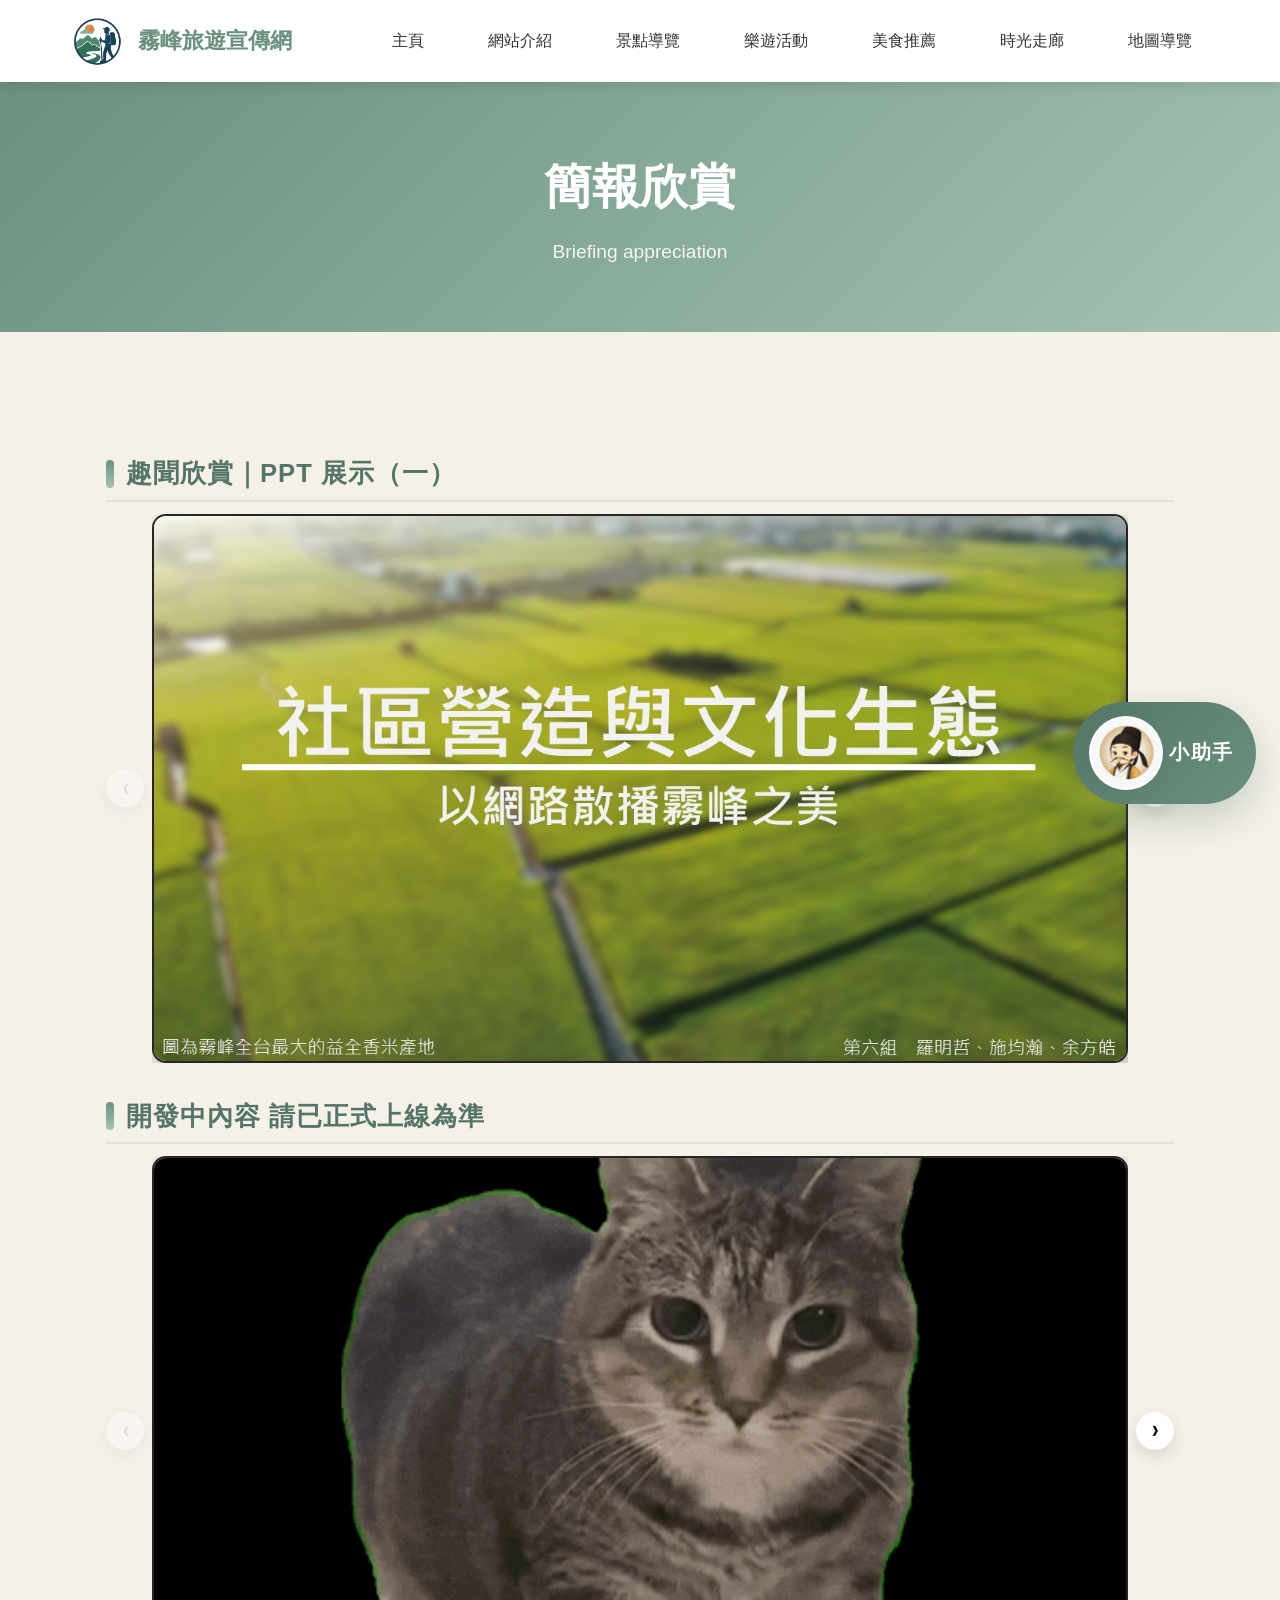
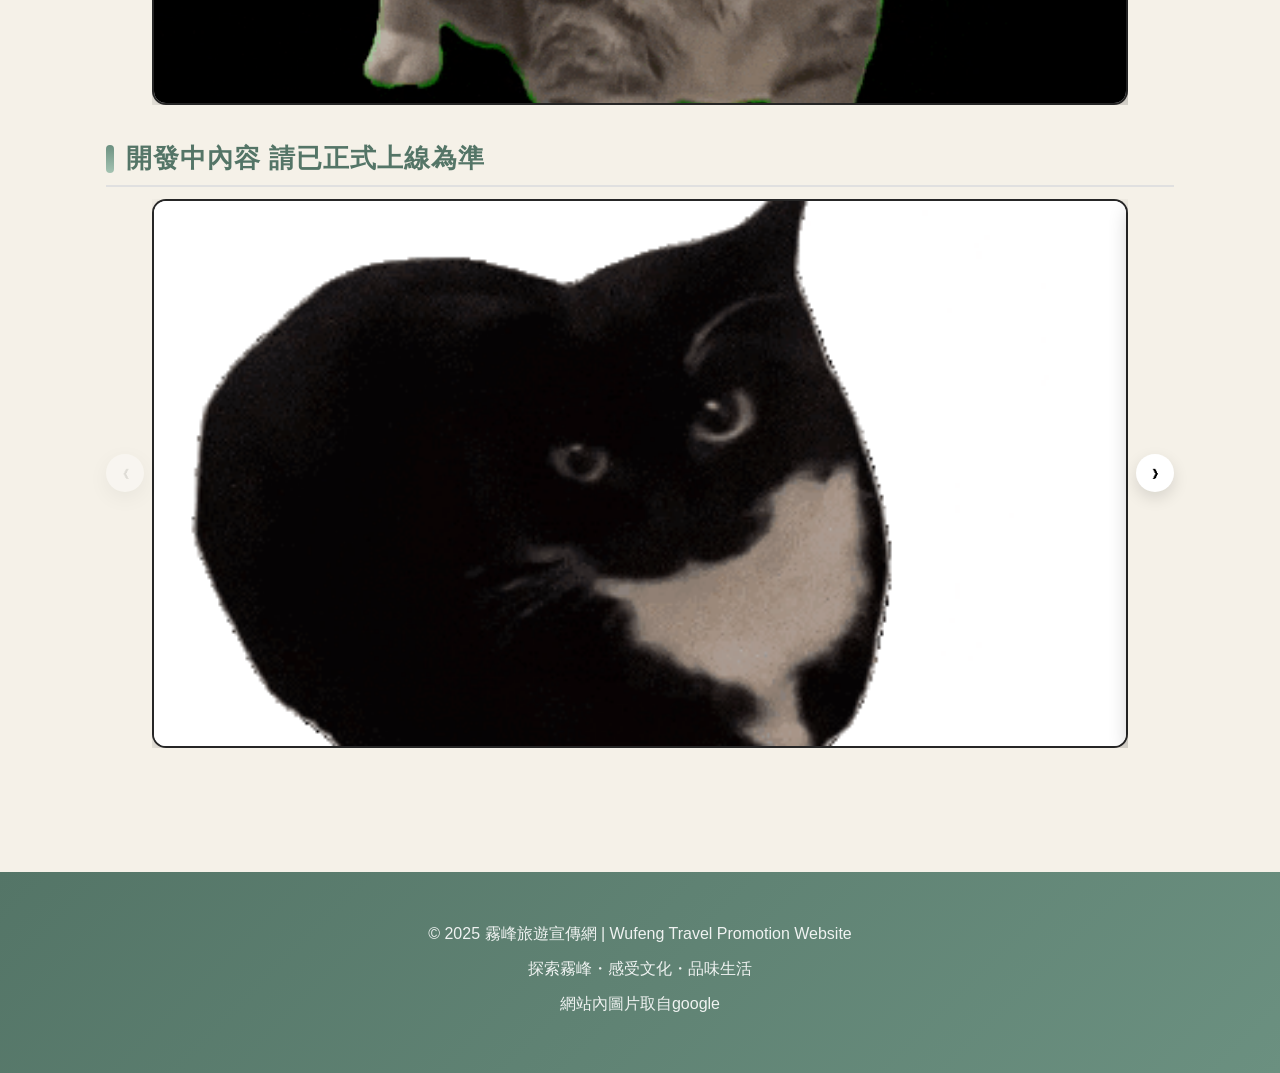
<file: powerpoint.html>
<!DOCTYPE html>
<html lang="zh-TW">
<head>
    <meta charset="UTF-8">
    <meta name="viewport" content="width=device-width, initial-scale=1.0">
    <title>網站介紹 | 霧峰旅遊宣傳網</title>
    <link rel="stylesheet" href="css/style.css">

</head>
<body>
    <div id="site-header"></div>

    <section class="page-header">
        <div class="container">
            <h1>簡報欣賞</h1>
            <p>Briefing appreciation</p>
        </div>
    </section>


<section class="quick-nav">
 <main class="ppt-container">
  <section class="ppt-section">
    <h2 class="ppt-section-title" color="#96999A">趣聞欣賞｜PPT 展示（一）</h2>
    <div class="ppt-carousel" data-row="2">
      <button class="ppt-carousel-btn ppt-prev">&#10094;</button>
      <div class="ppt-carousel-viewport">
        <div class="ppt-carousel-track">
          <figure class="ppt-slide"><img src="Website Materials/Image/ppt/6/1.jpg"></figure>
          <figure class="ppt-slide"><img src="Website Materials/Image/ppt/6/2.jpg"><figcaption>PPT 2-2</figcaption></figure>
          <figure class="ppt-slide"><img src="Website Materials/Image/ppt/6/3.jpg"><figcaption>PPT 2-3</figcaption></figure>
          <figure class="ppt-slide"><img src="Website Materials/Image/ppt/6/4.jpg"><figcaption>PPT 2-4</figcaption></figure>
          <figure class="ppt-slide"><img src="Website Materials/Image/ppt/6/5.jpg"><figcaption>PPT 2-5</figcaption></figure>
          <figure class="ppt-slide"><img src="Website Materials/Image/ppt/6/6.jpg"><figcaption>PPT 2-5</figcaption></figure>
          <figure class="ppt-slide"><img src="Website Materials/Image/ppt/6/7.jpg"><figcaption>PPT 2-5</figcaption></figure>
          <figure class="ppt-slide"><img src="Website Materials/Image/ppt/6/8.jpg"><figcaption>PPT 2-5</figcaption></figure>
          <figure class="ppt-slide"><img src="Website Materials/Image/ppt/6/9.jpg"><figcaption>PPT 2-5</figcaption></figure>
          <figure class="ppt-slide"><img src="Website Materials/Image/ppt/6/10.jpg"><figcaption>PPT 2-5</figcaption></figure>
        </div>
      </div>
      <button class="ppt-carousel-btn ppt-next">&#10095;</button>
    </div>
  </section>

  <section class="ppt-section">
    <h2 class="ppt-section-title">開發中內容 請已正式上線為準</h2>
    <div class="ppt-carousel" data-row="2">
      <button class="ppt-carousel-btn ppt-prev">&#10094;</button>
      <div class="ppt-carousel-viewport">
        <div class="ppt-carousel-track">
          <figure class="ppt-slide"><img src="Website Materials/Image/oiia.gif"><figcaption>PPT 2-1</figcaption></figure>
          <figure class="ppt-slide"><img src="Website Materials/Image/test.jpg"><figcaption>PPT 2-2</figcaption></figure>
          <figure class="ppt-slide"><img src="Website Materials/Image/test.jpg"><figcaption>PPT 2-3</figcaption></figure>
          <figure class="ppt-slide"><img src="Website Materials/Image/test.jpg"><figcaption>PPT 2-4</figcaption></figure>
          <figure class="ppt-slide"><img src="Website Materials/Image/test.jpg"><figcaption>PPT 2-5</figcaption></figure>
        </div>
      </div>
      <button class="ppt-carousel-btn ppt-next">&#10095;</button>
    </div>
  </section>

  <section class="ppt-section">
    <h2 class="ppt-section-title">開發中內容 請已正式上線為準</h2>
    <div class="ppt-carousel" data-row="3">
      <button class="ppt-carousel-btn ppt-prev">&#10094;</button>
      <div class="ppt-carousel-viewport">
        <div class="ppt-carousel-track">
          <figure class="ppt-slide"><img src="Website Materials/Image/maxwell.gif"><figcaption>PPT 3-1</figcaption></figure>
          <figure class="ppt-slide"><img src="Website Materials/Image/test.jpg"><figcaption>PPT 3-2</figcaption></figure>
          <figure class="ppt-slide"><img src="Website Materials/Image/test.jpg"><figcaption>PPT 3-3</figcaption></figure>
          <figure class="ppt-slide"><img src="Website Materials/Image/test.jpg"><figcaption>PPT 3-4</figcaption></figure>
          <figure class="ppt-slide"><img src="Website Materials/Image/test.jpg"><figcaption>PPT 3-5</figcaption></figure>
        </div>
      </div>
      <button class="ppt-carousel-btn ppt-next">&#10095;</button>
    </div>
  </section>
</section>
</section>
</main>
<div id="site-footer"></div>
    <script src="js/includes.js"></script>
    <script src="js/main.js"></script>
</body>
</html>
</file>
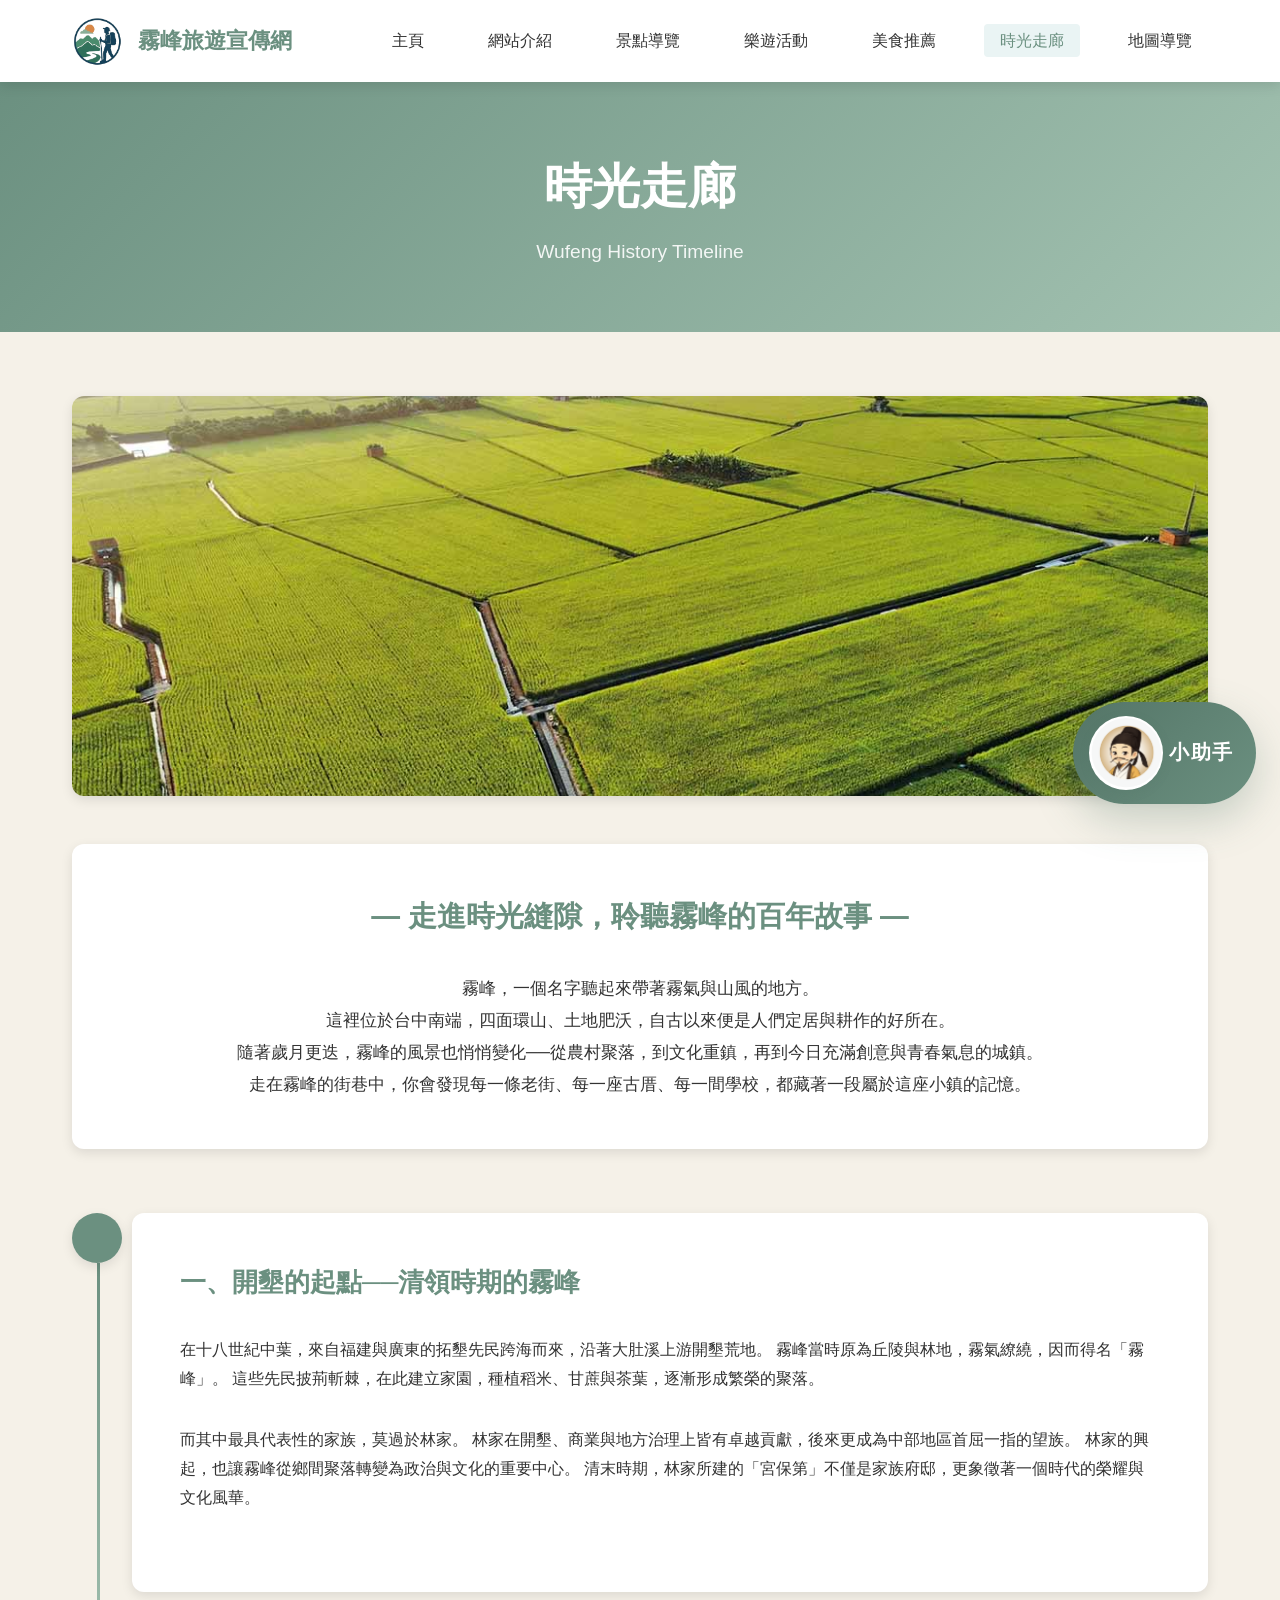
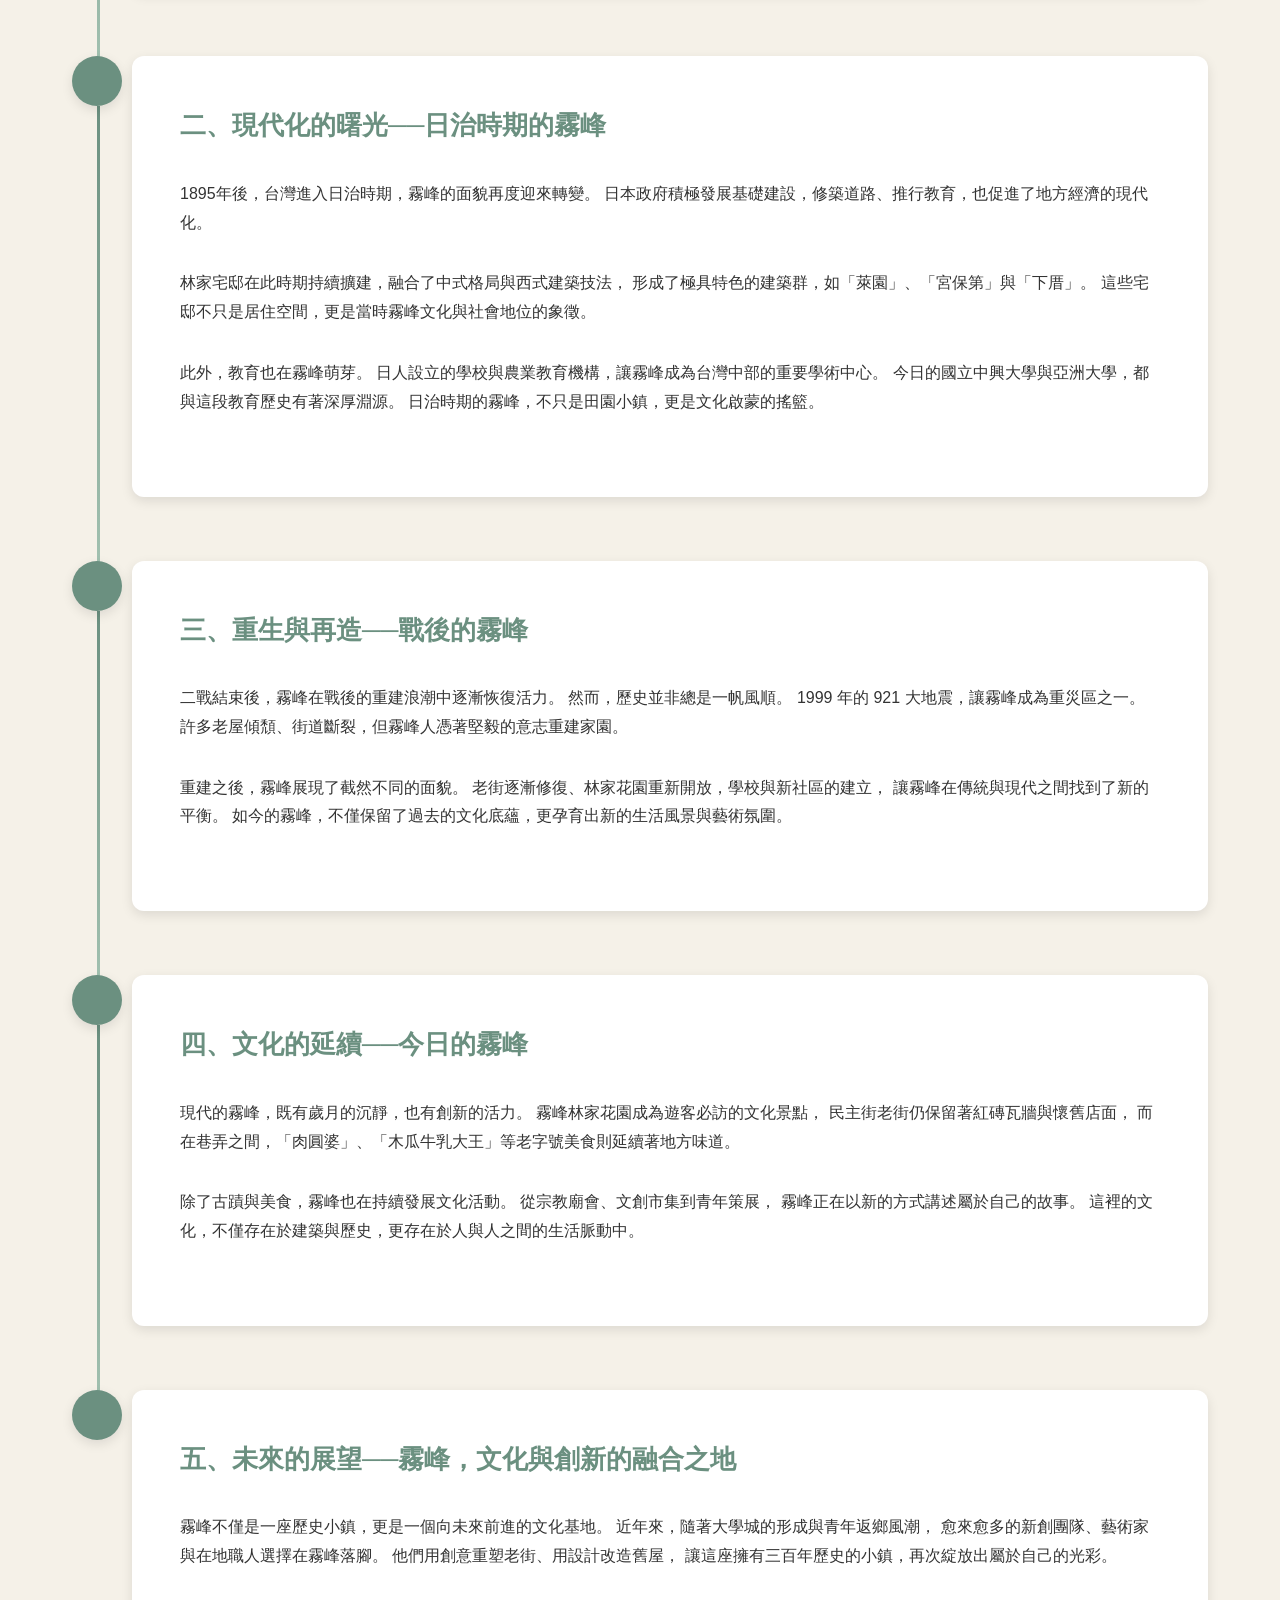
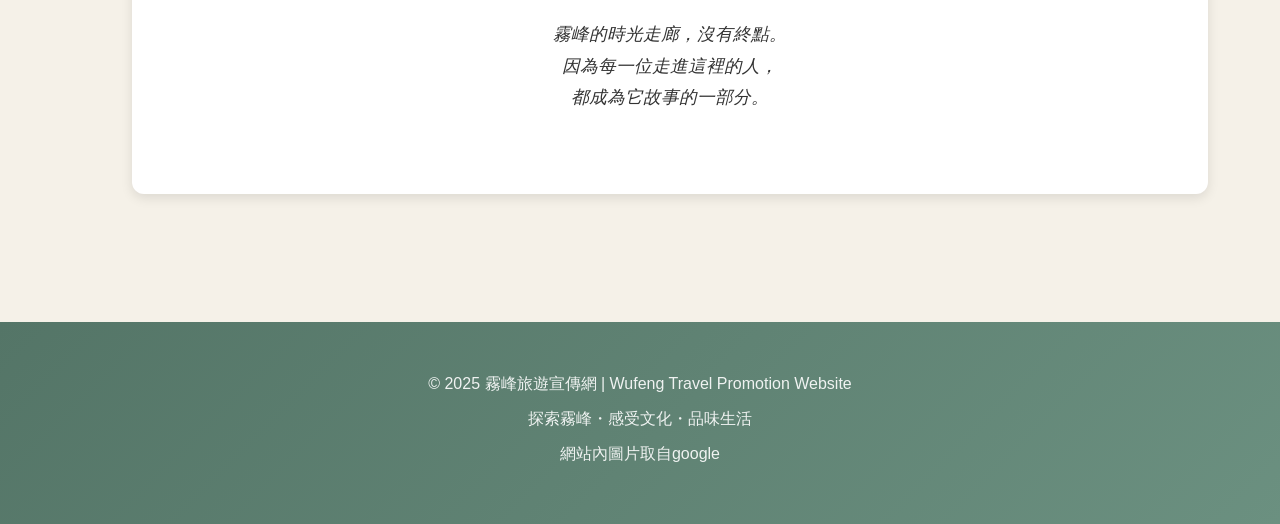
<file: timeline.html>
<!DOCTYPE html>
<html lang="zh-TW">
<head>
    <meta charset="UTF-8">
    <meta name="viewport" content="width=device-width, initial-scale=1.0">
    <title>時光走廊 | 霧峰旅遊宣傳網</title>
    <link rel="stylesheet" href="css/style.css">
</head>
<body>
    <!-- 導覽列 -->
    <div id="site-header"></div>

    <!-- 頁面標題 -->
    <section class="page-header">
        <div class="container">
            <h1>時光走廊</h1>
            <p>Wufeng History Timeline</p>
        </div>
    </section>

    <!-- 時光走廊內容 -->
    <section class="timeline-section">
        <div class="container">
            <!-- 頂部圖片 -->
            <div class="timeline-banner">
                <img src="Website Materials/Image/Carousel 01.jpg" alt="霧峰歷史">
            </div>

            <!-- 標題介紹 -->
            <div class="timeline-intro">
                <h2>— 走進時光縫隙，聆聽霧峰的百年故事 —</h2>
                <p>
                    霧峰，一個名字聽起來帶著霧氣與山風的地方。<br>
                    這裡位於台中南端，四面環山、土地肥沃，自古以來便是人們定居與耕作的好所在。<br>
                    隨著歲月更迭，霧峰的風景也悄悄變化──從農村聚落，到文化重鎮，再到今日充滿創意與青春氣息的城鎮。<br>
                    走在霧峰的街巷中，你會發現每一條老街、每一座古厝、每一間學校，都藏著一段屬於這座小鎮的記憶。
                </p>
            </div>

            <!-- 時光軸內容 -->
            <div class="timeline-content">
                <!-- 清領時期 -->
                <div class="timeline-item">
                    <div class="timeline-marker">
                        <div class="timeline-icon"></div>
                    </div>
                    <div class="timeline-card">
                        <h3>一、開墾的起點──清領時期的霧峰</h3>
                        <p>
                            在十八世紀中葉，來自福建與廣東的拓墾先民跨海而來，沿著大肚溪上游開墾荒地。
                            霧峰當時原為丘陵與林地，霧氣繚繞，因而得名「霧峰」。
                            這些先民披荊斬棘，在此建立家園，種植稻米、甘蔗與茶葉，逐漸形成繁榮的聚落。
                        </p>
                        <p>
                            而其中最具代表性的家族，莫過於林家。
                            林家在開墾、商業與地方治理上皆有卓越貢獻，後來更成為中部地區首屈一指的望族。
                            林家的興起，也讓霧峰從鄉間聚落轉變為政治與文化的重要中心。
                            清末時期，林家所建的「宮保第」不僅是家族府邸，更象徵著一個時代的榮耀與文化風華。
                        </p>
                    </div>
                </div>

                <!-- 日治時期 -->
                <div class="timeline-item">
                    <div class="timeline-marker">
                        <div class="timeline-icon"></div>
                    </div>
                    <div class="timeline-card">
                        <h3>二、現代化的曙光──日治時期的霧峰</h3>
                        <p>
                            1895年後，台灣進入日治時期，霧峰的面貌再度迎來轉變。
                            日本政府積極發展基礎建設，修築道路、推行教育，也促進了地方經濟的現代化。
                        </p>
                        <p>
                            林家宅邸在此時期持續擴建，融合了中式格局與西式建築技法，
                            形成了極具特色的建築群，如「萊園」、「宮保第」與「下厝」。
                            這些宅邸不只是居住空間，更是當時霧峰文化與社會地位的象徵。
                        </p>
                        <p>
                            此外，教育也在霧峰萌芽。
                            日人設立的學校與農業教育機構，讓霧峰成為台灣中部的重要學術中心。
                            今日的國立中興大學與亞洲大學，都與這段教育歷史有著深厚淵源。
                            日治時期的霧峰，不只是田園小鎮，更是文化啟蒙的搖籃。
                        </p>
                    </div>
                </div>

                <!-- 戰後時期 -->
                <div class="timeline-item">
                    <div class="timeline-marker">
                        <div class="timeline-icon"></div>
                    </div>
                    <div class="timeline-card">
                        <h3>三、重生與再造──戰後的霧峰</h3>
                        <p>
                            二戰結束後，霧峰在戰後的重建浪潮中逐漸恢復活力。
                            然而，歷史並非總是一帆風順。
                            1999 年的 921 大地震，讓霧峰成為重災區之一。
                            許多老屋傾頹、街道斷裂，但霧峰人憑著堅毅的意志重建家園。
                        </p>
                        <p>
                            重建之後，霧峰展現了截然不同的面貌。
                            老街逐漸修復、林家花園重新開放，學校與新社區的建立，
                            讓霧峰在傳統與現代之間找到了新的平衡。
                            如今的霧峰，不僅保留了過去的文化底蘊，更孕育出新的生活風景與藝術氛圍。
                        </p>
                    </div>
                </div>

                <!-- 今日霧峰 -->
                <div class="timeline-item">
                    <div class="timeline-marker">
                        <div class="timeline-icon"></div>
                    </div>
                    <div class="timeline-card">
                        <h3>四、文化的延續──今日的霧峰</h3>
                        <p>
                            現代的霧峰，既有歲月的沉靜，也有創新的活力。
                            霧峰林家花園成為遊客必訪的文化景點，
                            民主街老街仍保留著紅磚瓦牆與懷舊店面，
                            而在巷弄之間，「肉圓婆」、「木瓜牛乳大王」等老字號美食則延續著地方味道。
                        </p>
                        <p>
                            除了古蹟與美食，霧峰也在持續發展文化活動。
                            從宗教廟會、文創市集到青年策展，
                            霧峰正在以新的方式講述屬於自己的故事。
                            這裡的文化，不僅存在於建築與歷史，更存在於人與人之間的生活脈動中。
                        </p>
                    </div>
                </div>

                <!-- 未來展望 -->
                <div class="timeline-item">
                    <div class="timeline-marker">
                        <div class="timeline-icon"></div>
                    </div>
                    <div class="timeline-card">
                        <h3>五、未來的展望──霧峰，文化與創新的融合之地</h3>
                        <p>
                            霧峰不僅是一座歷史小鎮，更是一個向未來前進的文化基地。
                            近年來，隨著大學城的形成與青年返鄉風潮，
                            愈來愈多的新創團隊、藝術家與在地職人選擇在霧峰落腳。
                            他們用創意重塑老街、用設計改造舊屋，
                            讓這座擁有三百年歷史的小鎮，再次綻放出屬於自己的光彩。
                        </p>
                        <p class="timeline-closing">
                            霧峰的時光走廊，沒有終點。<br>
                            因為每一位走進這裡的人，<br>
                            都成為它故事的一部分。
                        </p>
                    </div>
                </div>
            </div>
        </div>
    </section>

    <!-- 頁尾 -->
    <div id="site-footer"></div>
    <script src="js/includes.js"></script>
    <script src="js/main.js"></script>
</body>
</html>
</file>
<file: css/style.css>
/* ========================================
   全域設定
   ======================================== */

* {
    margin: 0;
    padding: 0;
    box-sizing: border-box;
}

:root {
    /* 配色方案 - 溫潤米色 + 青綠色 */
    --primary-color: #6b9080;
    --primary-dark: #547567;
    --secondary-color: #a4c3b2;
    --accent-color: #eaf4f4;
    --bg-cream: #f5f1e8;
    --bg-white: #ffffff;
    --text-dark: #333333;
    --text-light: #666666;
    --text-white: #ffffff;
    --border-color: #e0dcd0;

    /* 字體 */
    --font-main: 'Microsoft JhengHei', 'PingFang TC', 'Noto Sans TC', sans-serif;

    /* 間距 */
    --spacing-xs: 0.5rem;
    --spacing-sm: 1rem;
    --spacing-md: 2rem;
    --spacing-lg: 3rem;
    --spacing-xl: 4rem;

    /* 陰影 */
    --shadow-sm: 0 2px 4px rgba(0, 0, 0, 0.08);
    --shadow-md: 0 4px 12px rgba(0, 0, 0, 0.1);
    --shadow-lg: 0 8px 24px rgba(0, 0, 0, 0.12);

    /* 圓角 */
    --radius-sm: 4px;
    --radius-md: 8px;
    --radius-lg: 12px;

    /* 轉場 */
    --transition: all 0.3s ease;
}

html {
    scroll-behavior: smooth;
    font-size: 16px;
}

body {
    font-family: var(--font-main);
    color: var(--text-dark);
    background-color: var(--bg-white);
    line-height: 1.7;
    overflow-x: hidden;
}

img {
    max-width: 100%;
    height: auto;
    display: block;
}

a {
    text-decoration: none;
    color: inherit;
    transition: var(--transition);
}

/* ========================================
   容器與版型
   ======================================== */

.container {
    max-width: 1200px;
    margin: 0 auto;
    padding: 0 var(--spacing-md);
}

/* ========================================
   導覽列（固定）
   ======================================== */

.navbar {
    position: sticky;
    top: 0;
    background-color: var(--bg-white);
    box-shadow: var(--shadow-md);
    z-index: 1000;
    padding: var(--spacing-sm) 0;
}

.nav-container {
    max-width: 1200px;
    margin: 0 auto;
    padding: 0 var(--spacing-md);
    display: flex;
    justify-content: space-between;
    align-items: center;
}

.nav-brand {
    display: flex;
    align-items: center;
    gap: var(--spacing-sm);
}

.logo {
    height: 50px;
    width: auto;
}

.site-title {
    font-size: 1.4rem;
    font-weight: 700;
    color: var(--primary-color);
}

.nav-menu {
    display: flex;
    list-style: none;
    gap: var(--spacing-md);
}

.nav-menu a {
    font-size: 1rem;
    font-weight: 500;
    color: var(--text-dark);
    padding: var(--spacing-xs) var(--spacing-sm);
    border-radius: var(--radius-sm);
    transition: var(--transition);
}

.nav-menu a:hover,
.nav-menu a.active {
    color: var(--primary-color);
    background-color: var(--accent-color);
}

/* 漢堡選單按鈕（手機版） */
.nav-toggle {
    display: none;
    flex-direction: column;
    gap: 4px;
    background: none;
    border: none;
    cursor: pointer;
    padding: var(--spacing-xs);
}

.nav-toggle span {
    display: block;
    width: 25px;
    height: 3px;
    background-color: var(--primary-color);
    border-radius: 2px;
    transition: var(--transition);
}

/* ========================================
   輪播圖
   ======================================== */

.carousel-section {
    position: relative;
    width: 100%;
    overflow: hidden;
}

.carousel {
    position: relative;
    width: 100%;
    height: 600px;
}

.carousel-inner {
    display: flex;
    height: 100%;
    transition: transform 0.5s ease-in-out;
}

.carousel-item {
    min-width: 100%;
    height: 100%;
    position: relative;
    display: none;
}

.carousel-item.active {
    display: block;
}

.carousel-item img {
    width: 100%;
    height: 100%;
    object-fit: cover;
}

.carousel-caption {
    position: absolute;
    bottom: 80px;
    left: 50%;
    transform: translateX(-50%);
    text-align: center;
    color: var(--text-white);
    background: rgba(0, 0, 0, 0.5);
    padding: var(--spacing-md) var(--spacing-lg);
    border-radius: var(--radius-lg);
    backdrop-filter: blur(8px);
    max-width: 90%;
}

.carousel-caption h2 {
    font-size: 2.5rem;
    margin-bottom: var(--spacing-sm);
    font-weight: 700;
}

.carousel-caption p {
    font-size: 1.2rem;
    opacity: 0.95;
}

/* 輪播控制按鈕 */
.carousel-control {
    position: absolute;
    top: 50%;
    transform: translateY(-50%);
    background-color: rgba(255, 255, 255, 0.8);
    color: var(--primary-color);
    border: none;
    padding: var(--spacing-sm) var(--spacing-md);
    font-size: 2rem;
    cursor: pointer;
    border-radius: var(--radius-md);
    transition: var(--transition);
    z-index: 10;
}

.carousel-control:hover {
    background-color: var(--primary-color);
    color: var(--text-white);
}

.carousel-control.prev {
    left: 20px;
}

.carousel-control.next {
    right: 20px;
}

/* 輪播指示器 */
.carousel-indicators {
    position: absolute;
    bottom: 20px;
    left: 50%;
    transform: translateX(-50%);
    display: flex;
    gap: 10px;
    z-index: 10;
}

.carousel-indicator {
    width: 12px;
    height: 12px;
    border-radius: 50%;
    background-color: rgba(255, 255, 255, 0.5);
    border: 2px solid var(--text-white);
    cursor: pointer;
    transition: var(--transition);
}

.carousel-indicator.active {
    background-color: var(--text-white);
    transform: scale(1.2);
}

/* ========================================
   快速導覽區
   ======================================== */

.quick-nav {
    padding: var(--spacing-xl) 0;
    background-color: var(--bg-cream);
}

.section-title {
    text-align: center;
    font-size: 2.2rem;
    color: var(--primary-color);
    margin-bottom: var(--spacing-lg);
    font-weight: 700;
}

.quick-nav-grid {
    display: grid;
    grid-template-columns: repeat(auto-fit, minmax(250px, 1fr));
    gap: var(--spacing-md);
    margin-top: var(--spacing-md);
}

.quick-nav-card {
    background-color: var(--bg-white);
    padding: var(--spacing-md);
    border-radius: var(--radius-lg);
    text-align: center;
    box-shadow: var(--shadow-sm);
    transition: var(--transition);
    cursor: pointer;
}

.quick-nav-card:hover {
    transform: translateY(-8px);
    box-shadow: var(--shadow-lg);
    background-color: var(--accent-color);
}

.quick-nav-icon {
    font-size: 3rem;
    margin-bottom: var(--spacing-sm);
}

.quick-nav-card h3 {
    font-size: 1.4rem;
    color: var(--primary-color);
    margin-bottom: var(--spacing-xs);
}

.quick-nav-card p {
    color: var(--text-light);
    font-size: 0.95rem;
}

/* ========================================
   音樂欣賞區
   ======================================== */

.music-section {
    padding: var(--spacing-xl) 0;
    background-color: var(--bg-white);
}

.music-description {
    text-align: center;
    color: var(--text-light);
    margin-bottom: var(--spacing-md);
    font-size: 1.1rem;
}

.video-container {
    max-width: 800px;
    margin: 0 auto;
    border-radius: var(--radius-lg);
    overflow: hidden;
    box-shadow: var(--shadow-lg);
}

.video-container video {
    width: 100%;
    height: auto;
    display: block;
}

/* ========================================
   頁面標題
   ======================================== */

.page-header {
    background: linear-gradient(135deg, var(--primary-color), var(--secondary-color));
    color: var(--text-white);
    padding: var(--spacing-xl) 0;
    text-align: center;
}

.page-header h1 {
    font-size: 3rem;
    margin-bottom: var(--spacing-xs);
    font-weight: 700;
}

.page-header p {
    font-size: 1.2rem;
    opacity: 0.9;
}

/* ========================================
   內容區域
   ======================================== */

.content-section {
    padding: var(--spacing-xl) 0;
    background-color: var(--bg-cream);
}

/* About 頁面 */
.about-content {
    background-color: var(--bg-white);
    border-radius: var(--radius-lg);
    overflow: hidden;
    box-shadow: var(--shadow-md);
}

.about-image img {
    width: 100%;
    height: 400px;
    object-fit: cover;
}

.about-text {
    padding: var(--spacing-lg);
}

.about-text h2 {
    color: var(--primary-color);
    font-size: 2rem;
    margin-bottom: var(--spacing-md);
}

.about-text p {
    margin-bottom: var(--spacing-md);
    line-height: 1.8;
    color: var(--text-dark);
}

.about-text ul {
    margin: var(--spacing-md) 0;
    padding-left: var(--spacing-lg);
}

.about-text li {
    margin-bottom: var(--spacing-sm);
    color: var(--text-light);
}

.about-cta {
    display: flex;
    gap: var(--spacing-md);
    margin-top: var(--spacing-lg);
}

/* ========================================
   項目網格（景點、活動、美食）
   ======================================== */

.items-grid {
    display: grid;
    grid-template-columns: repeat(auto-fill, minmax(350px, 1fr));
    gap: var(--spacing-lg);
}

.item-card {
    background-color: var(--bg-white);
    border-radius: var(--radius-lg);
    overflow: hidden;
    box-shadow: var(--shadow-md);
    transition: var(--transition);
}

.item-card:hover {
    transform: translateY(-5px);
    box-shadow: var(--shadow-lg);
}

.item-image {
    width: 100%;
    height: 250px;
    overflow: hidden;
}

.item-image img {
    width: 100%;
    height: 100%;
    object-fit: cover;
    transition: var(--transition);
}

.item-card:hover .item-image img {
    transform: scale(1.08);
}

.item-content {
    padding: var(--spacing-md);
}

.item-content h3 {
    color: var(--primary-color);
    font-size: 1.4rem;
    margin-bottom: var(--spacing-sm);
}

.item-date {
    color: var(--text-light);
    font-size: 0.9rem;
    margin-bottom: var(--spacing-sm);
}

.item-description {
    color: var(--text-dark);
    line-height: 1.7;
    margin-bottom: var(--spacing-md);
}

.item-meta {
    background-color: var(--accent-color);
    padding: var(--spacing-sm);
    border-radius: var(--radius-sm);
    margin: var(--spacing-md) 0;
    font-size: 0.95rem;
}

.item-meta p {
    margin-bottom: var(--spacing-xs);
}

.item-status {
    color: #d97706;
    font-weight: 600;
}

/* 美食頁面特殊樣式 */
.item-card.featured {
    grid-column: span 1;
}

.item-card.featured .item-content h4 {
    color: var(--primary-color);
    font-size: 1.2rem;
    margin-top: var(--spacing-md);
    margin-bottom: var(--spacing-sm);
}

.food-highlight {
    background: linear-gradient(135deg, var(--accent-color), var(--secondary-color));
    padding: var(--spacing-md);
    border-radius: var(--radius-md);
    margin-top: var(--spacing-md);
}

.food-highlight h4 {
    color: var(--primary-dark) !important;
    margin-bottom: var(--spacing-sm);
}

.food-highlight p {
    color: var(--text-dark);
    line-height: 1.8;
    font-style: italic;
}

/* 活動橫幅 */
.event-banner {
    width: 100%;
    height: 400px;
    overflow: hidden;
    border-radius: var(--radius-lg);
    margin-bottom: var(--spacing-lg);
    box-shadow: var(--shadow-md);
}

.event-banner img {
    width: 100%;
    height: 100%;
    object-fit: cover;
}

.event-intro {
    background-color: var(--bg-white);
    padding: var(--spacing-lg);
    border-radius: var(--radius-lg);
    margin-bottom: var(--spacing-lg);
    box-shadow: var(--shadow-md);
}

.event-intro h2 {
    color: var(--primary-color);
    font-size: 2rem;
    margin-bottom: var(--spacing-md);
}

.event-intro p {
    line-height: 1.8;
    margin-bottom: var(--spacing-md);
    color: var(--text-dark);
}

/* ========================================
   時光走廊
   ======================================== */

.timeline-section {
    padding: var(--spacing-xl) 0;
    background-color: var(--bg-cream);
}

.timeline-banner {
    width: 100%;
    height: 400px;
    overflow: hidden;
    border-radius: var(--radius-lg);
    margin-bottom: var(--spacing-lg);
    box-shadow: var(--shadow-md);
}

.timeline-banner img {
    width: 100%;
    height: 100%;
    object-fit: cover;
}

.timeline-intro {
    background-color: var(--bg-white);
    padding: var(--spacing-lg);
    border-radius: var(--radius-lg);
    margin-bottom: var(--spacing-xl);
    box-shadow: var(--shadow-md);
    text-align: center;
}

.timeline-intro h2 {
    color: var(--primary-color);
    font-size: 1.8rem;
    margin-bottom: var(--spacing-md);
}

.timeline-intro p {
    line-height: 1.9;
    color: var(--text-dark);
    font-size: 1.05rem;
}

.timeline-content {
    position: relative;
    padding-left: 60px;
}

.timeline-item {
    position: relative;
    margin-bottom: var(--spacing-xl);
}

.timeline-marker {
    position: absolute;
    left: -60px;
    top: 0;
}

.timeline-icon {
    width: 50px;
    height: 50px;
    border-radius: 50%;
    background-color: var(--primary-color);
    color: var(--text-white);
    display: flex;
    align-items: center;
    justify-content: center;
    font-size: 1.5rem;
    box-shadow: var(--shadow-md);
}

.timeline-item::before {
    content: '';
    position: absolute;
    left: -35px;
    top: 50px;
    width: 3px;
    height: calc(100% + 40px);
    background: linear-gradient(to bottom, var(--primary-color), var(--secondary-color));
}

.timeline-item:last-child::before {
    display: none;
}

.timeline-card {
    background-color: var(--bg-white);
    padding: var(--spacing-lg);
    border-radius: var(--radius-lg);
    box-shadow: var(--shadow-md);
    transition: var(--transition);
}

.timeline-card:hover {
    box-shadow: var(--shadow-lg);
    transform: translateX(5px);
}

.timeline-card h3 {
    color: var(--primary-color);
    font-size: 1.6rem;
    margin-bottom: var(--spacing-md);
}

.timeline-card p {
    line-height: 1.8;
    color: var(--text-dark);
    margin-bottom: var(--spacing-md);
}

.timeline-closing {
    text-align: center;
    font-style: italic;
    color: var(--primary-dark);
    font-size: 1.1rem;
    font-weight: 500;
    margin-top: var(--spacing-lg);
}

/* ========================================
   查看更多功能
   ======================================== */

/* ========================================
   Map guide
   ======================================== */

.map-guide-section {
    padding: var(--spacing-xl) 0;
    background-color: var(--bg-cream);
}

.map-guide-banner {
    width: 100%;
    max-width: calc(1041px + (var(--spacing-md) * 2));
    margin: 0 auto var(--spacing-lg);
    background-color: var(--bg-white);
    border-radius: var(--radius-lg);
    padding: var(--spacing-md);
    box-shadow: var(--shadow-md);
}

.map-guide-banner img {
    width: 100%;
    max-width: 1041px;
    aspect-ratio: 1041 / 781;
    height: auto;
    display: block;
    margin: 0 auto;
    object-fit: contain;
    border-radius: var(--radius-md);
}

.map-guide-intro {
    background-color: var(--bg-white);
    padding: var(--spacing-lg);
    border-radius: var(--radius-lg);
    margin-bottom: var(--spacing-xl);
    box-shadow: var(--shadow-md);
    text-align: center;
}

.map-guide-intro h2 {
    color: var(--primary-color);
    font-size: 1.8rem;
    margin-bottom: var(--spacing-md);
}

.map-guide-intro p {
    line-height: 1.9;
    color: var(--text-dark);
    font-size: 1.05rem;
}

.map-route-content {
    position: relative;
    padding-left: 70px;
}

.map-route-item {
    position: relative;
    margin-bottom: var(--spacing-xl);
}

.map-route-marker {
    position: absolute;
    left: -70px;
    top: 0;
}

.map-route-icon {
    width: 54px;
    height: 54px;
    border-radius: 50%;
    background-color: var(--primary-color);
    color: var(--text-white);
    display: flex;
    align-items: center;
    justify-content: center;
    font-size: 1.25rem;
    font-weight: 800;
    box-shadow: var(--shadow-md);
}

.map-route-item::before {
    content: '';
    position: absolute;
    left: -43px;
    top: 54px;
    width: 3px;
    height: calc(100% + 40px);
    background: linear-gradient(to bottom, var(--primary-color), var(--secondary-color));
}

.map-route-item:last-child::before {
    display: none;
}

.map-route-card {
    display: grid;
    grid-template-columns: minmax(340px, 45%) 1fr;
    gap: var(--spacing-lg);
    align-items: stretch;
    background-color: var(--bg-white);
    padding: var(--spacing-lg);
    border-radius: var(--radius-lg);
    box-shadow: var(--shadow-md);
    transition: var(--transition);
}

.map-route-card:hover {
    box-shadow: var(--shadow-lg);
    transform: translateX(5px);
}

.map-route-image {
    min-height: 340px;
    overflow: hidden;
    border-radius: var(--radius-md);
    background-color: var(--accent-color);
}

.map-route-image img {
    width: 100%;
    height: 100%;
    object-fit: cover;
}

.map-route-text {
    display: flex;
    flex-direction: column;
    justify-content: center;
}

.map-route-text h3 {
    color: var(--primary-color);
    font-size: 1.6rem;
    margin-bottom: var(--spacing-md);
}

.map-route-text p {
    line-height: 1.85;
    color: var(--text-dark);
    margin-bottom: var(--spacing-md);
    font-size: 1.05rem;
}

.map-route-poem {
    color: var(--primary-dark);
    font-weight: 700;
    font-style: italic;
}

.item-description-container {
    position: relative;
}

.item-description.collapsed {
    max-height: 4.5em;
    overflow: hidden;
    position: relative;
}

.item-description.collapsed::after {
    content: '';
    position: absolute;
    bottom: 0;
    left: 0;
    right: 0;
    height: 2em;
    background: linear-gradient(to bottom, transparent, var(--bg-white));
}

.item-description.expanded {
    max-height: none;
}

.read-more-btn {
    display: inline-block;
    color: var(--primary-dark);
    font-weight: 600;
    font-size: 0.9rem;
    cursor: pointer;
    margin-top: var(--spacing-xs);
    padding: var(--spacing-xs) 0;
    border: none;
    background: none;
    transition: var(--transition);
}

.read-more-btn:hover {
    color: var(--primary-dark);
    text-decoration: underline;
}

.read-more-btn::after {
    content: ' ▼';
    font-size: 0.8em;
}

.read-more-btn.expanded::after {
    content: ' ▲';
}

/* ========================================
   按鈕
   ======================================== */

.btn {
    display: inline-block;
    padding: var(--spacing-sm) var(--spacing-lg);
    border-radius: var(--radius-md);
    font-weight: 600;
    text-align: center;
    cursor: pointer;
    transition: var(--transition);
    border: none;
    font-size: 1rem;
}

.btn-primary {
    background-color: var(--primary-color);
    color: var(--text-white);
}

.btn-primary:hover {
    background-color: var(--primary-dark);
    transform: translateY(-2px);
    box-shadow: var(--shadow-md);
}

.btn-secondary {
    background-color: var(--secondary-color);
    color: var(--text-white);
}

.btn-secondary:hover {
    background-color: var(--primary-color);
    transform: translateY(-2px);
    box-shadow: var(--shadow-md);
}

.btn-small {
    padding: var(--spacing-xs) var(--spacing-md);
    font-size: 0.9rem;
}

.btn-disabled {
    background-color: #cccccc;
    color: #666666;
    cursor: not-allowed;
}

.btn-disabled:hover {
    transform: none;
    box-shadow: none;
}

/* ========================================
   頁尾
   ======================================== */

.footer {
    background: linear-gradient(135deg, var(--primary-dark), var(--primary-color));
    color: var(--text-white);
    padding: var(--spacing-lg) 0;
    text-align: center;
    margin-top: auto;
}

.footer p {
    margin-bottom: var(--spacing-xs);
    opacity: 0.9;
}

.back-to-top {
    position: fixed;
    bottom: 30px;
    right: 30px;
    width: 50px;
    height: 50px;
    background-color: var(--primary-color);
    color: var(--text-white);
    border: none;
    border-radius: 50%;
    font-size: 1.5rem;
    cursor: pointer;
    box-shadow: var(--shadow-lg);
    transition: var(--transition);
    opacity: 0;
    visibility: hidden;
}

.back-to-top.visible {
    opacity: 1;
    visibility: visible;
}

.back-to-top:hover {
    background-color: var(--primary-dark);
    transform: translateY(-5px);
}

/* ========================================
   Floating support chat
   ======================================== */

.support-chat-widget {
    --support-green: var(--primary-color);
    --support-green-dark: var(--primary-dark);
    --support-green-soft: var(--secondary-color);
    --support-green-pale: var(--accent-color);
    --support-green-shadow: rgba(84, 117, 103, 0.28);
    position: fixed;
    right: 24px;
    bottom: 96px;
    z-index: 2100;
    display: flex;
    flex-direction: column;
    align-items: flex-end;
    gap: 12px;
}

.support-chat-story-bubble {
    position: absolute;
    right: 18px;
    bottom: 96px;
    width: min(340px, calc(100vw - 60px));
    padding: 16px 18px;
    border-radius: 18px;
    background: var(--support-green-pale);
    color: var(--text-dark);
    border: 2px solid rgba(107, 144, 128, 0.28);
    box-shadow: 0 14px 36px var(--support-green-shadow);
    opacity: 0;
    visibility: hidden;
    transform: translateY(8px) scale(0.96);
    transition: opacity 0.25s ease, transform 0.25s ease, visibility 0.25s ease;
    pointer-events: none;
}

.support-chat-story-bubble::after {
    content: '';
    position: absolute;
    right: 26px;
    bottom: -13px;
    width: 18px;
    height: 18px;
    background: var(--support-green-pale);
    border-right: 2px solid rgba(107, 144, 128, 0.28);
    border-bottom: 2px solid rgba(107, 144, 128, 0.28);
    transform: rotate(45deg);
}

.support-chat-story-bubble.is-visible {
    opacity: 1;
    visibility: visible;
    transform: translateY(0) scale(1);
}

.support-chat-story-bubble.is-loading {
    animation: supportBubblePulse 1.2s ease-in-out infinite;
}

.support-chat-story-title {
    font-size: 0.92rem;
    font-weight: 700;
    color: var(--support-green-dark);
    letter-spacing: 0.06em;
    margin-bottom: 6px;
}

.support-chat-story-text {
    font-size: 1.05rem;
    line-height: 1.6;
}

@keyframes supportBubblePulse {
    0%,
    100% {
        box-shadow: 0 14px 36px var(--support-green-shadow);
    }
    50% {
        box-shadow: 0 18px 44px rgba(84, 117, 103, 0.38);
    }
}

.support-chat-panel {
    width: min(430px, calc(100vw - 32px));
    background: rgba(255, 255, 255, 0.98);
    border: 1px solid rgba(107, 144, 128, 0.3);
    border-radius: 20px;
    box-shadow: 0 18px 50px var(--support-green-shadow);
    overflow: hidden;
    transform: translateY(12px) scale(0.96);
    opacity: 0;
    visibility: hidden;
    pointer-events: none;
    transition: opacity 0.25s ease, transform 0.25s ease, visibility 0.25s ease;
}

.support-chat-widget.is-open .support-chat-panel {
    transform: translateY(0) scale(1);
    opacity: 1;
    visibility: visible;
    pointer-events: auto;
}

.support-chat-header {
    display: flex;
    align-items: flex-start;
    justify-content: space-between;
    gap: 12px;
    padding: 20px 22px;
    color: var(--text-white);
    background: linear-gradient(135deg, var(--support-green-dark), var(--support-green));
}

.support-chat-header h3 {
    font-size: 1.24rem;
    margin-bottom: 4px;
}

.support-chat-header p {
    font-size: 0.98rem;
    line-height: 1.5;
    opacity: 0.92;
}

.support-chat-close {
    width: 38px;
    height: 38px;
    border: none;
    border-radius: 50%;
    background: rgba(255, 255, 255, 0.22);
    color: var(--text-white);
    cursor: pointer;
    font-size: 1rem;
    transition: var(--transition);
}

.support-chat-close:hover {
    background: rgba(255, 255, 255, 0.32);
}

.support-chat-messages {
    max-height: 360px;
    overflow-y: auto;
    padding: 20px;
    background: linear-gradient(180deg, var(--bg-white) 0%, var(--support-green-pale) 100%);
}

.support-chat-message + .support-chat-message {
    margin-top: 12px;
}

.support-chat-message.user {
    text-align: right;
}

.support-chat-message.is-loading .support-chat-bubble {
    opacity: 0.78;
}

.support-chat-bubble {
    display: inline-block;
    max-width: 85%;
    padding: 12px 16px;
    border-radius: 16px;
    box-shadow: var(--shadow-sm);
    line-height: 1.6;
    font-size: 1.05rem;
}

.support-chat-message.bot .support-chat-bubble {
    background: rgba(164, 195, 178, 0.42);
    color: var(--text-dark);
    border-bottom-left-radius: 6px;
}

.support-chat-message.user .support-chat-bubble {
    background: var(--support-green);
    color: var(--text-white);
    border-bottom-right-radius: 6px;
}

.support-chat-link {
    display: inline-block;
    margin-top: 6px;
    color: var(--support-green-dark);
    font-size: 0.98rem;
    font-weight: 700;
}

.support-chat-link:hover {
    color: var(--primary-color);
}

.support-chat-quick-actions {
    display: flex;
    flex-wrap: wrap;
    gap: 8px;
    padding: 0 20px 18px;
    background: var(--support-green-pale);
}

.support-chat-chip {
    border: 1px solid rgba(107, 144, 128, 0.38);
    background: var(--bg-white);
    color: var(--support-green-dark);
    border-radius: 999px;
    padding: 9px 14px;
    font-size: 0.95rem;
    cursor: pointer;
    transition: var(--transition);
}

.support-chat-chip:hover {
    background: rgba(164, 195, 178, 0.36);
    transform: translateY(-1px);
}

.support-chat-input {
    display: flex;
    align-items: center;
    gap: 10px;
    padding: 16px 20px 18px;
    border-top: 1px solid rgba(107, 144, 128, 0.22);
    background: var(--bg-white);
}

.support-chat-textbox {
    flex: 1;
    min-width: 0;
    border: 1px solid rgba(107, 144, 128, 0.42);
    border-radius: 999px;
    padding: 12px 16px;
    font-size: 1.05rem;
    outline: none;
    transition: var(--transition);
}

.support-chat-textbox:focus {
    border-color: var(--support-green);
    box-shadow: 0 0 0 3px rgba(107, 144, 128, 0.18);
}

.support-chat-send,
.support-chat-toggle {
    border: none;
    cursor: pointer;
    transition: var(--transition);
}

.support-chat-send {
    background: var(--support-green);
    color: var(--text-white);
    border-radius: 999px;
    padding: 12px 18px;
    font-weight: 700;
    font-size: 1rem;
}

.support-chat-send:hover {
    background: var(--support-green-dark);
    color: var(--text-white);
}

.support-chat-send:disabled {
    opacity: 0.7;
    cursor: wait;
}

.support-chat-toggle {
    display: inline-flex;
    align-items: center;
    gap: 6px;
    padding: 14px 22px 14px 16px;
    border-radius: 999px;
    background: linear-gradient(135deg, var(--support-green-dark), var(--support-green));
    color: var(--text-white);
    box-shadow: 0 16px 40px var(--support-green-shadow);
}

.support-chat-toggle:hover {
    transform: translateY(-2px);
}

.support-chat-toggle-icon {
    width: 74px;
    height: 74px;
    border-radius: 50%;
    display: inline-flex;
    flex: 0 0 74px;
    background: var(--bg-white) url('../Website Materials/Image/head.png') center / cover no-repeat;
    border: 2px solid rgba(255, 255, 255, 0.78);
    box-shadow: 0 3px 10px rgba(84, 117, 103, 0.24);
}

.support-chat-toggle-text {
    font-weight: 800;
    font-size: 1.22rem;
    letter-spacing: 0.08em;
    line-height: 1;
    white-space: nowrap;
}

/* ========================================
   Modal 彈窗樣式
   ======================================== */

.modal {
    display: none;
    position: fixed;
    z-index: 2000;
    left: 0;
    top: 0;
    width: 100%;
    height: 100%;
    overflow: auto;
    background-color: rgba(0, 0, 0, 0.7);
    animation: fadeIn 0.3s ease;
}

@keyframes fadeIn {
    from { opacity: 0; }
    to { opacity: 1; }
}

.modal.show {
    display: block;
}

.modal-content {
    position: relative;
    background-color: var(--bg-white);
    margin: 2% auto;
    padding: 0;
    border-radius: var(--radius-lg);
    width: 90%;
    max-width: 900px;
    max-height: 90vh;
    overflow-y: auto;
    box-shadow: var(--shadow-lg);
    animation: slideDown 0.3s ease;
}

@keyframes slideDown {
    from {
        transform: translateY(-50px);
        opacity: 0;
    }
    to {
        transform: translateY(0);
        opacity: 1;
    }
}

.modal-close {
    position: sticky;
    top: 10px;
    right: 10px;
    float: right;
    width: 45px;
    height: 45px;
    font-size: 2rem;
    font-weight: 300;
    color: var(--text-white);
    background-color: rgba(107, 144, 128, 0.9);
    display: flex;
    align-items: center;
    justify-content: center;
    cursor: pointer;
    z-index: 10;
    border-radius: 50%;
    transition: var(--transition);
    box-shadow: var(--shadow-md);
}

.modal-close:hover,
.modal-close:focus {
    background-color: var(--primary-dark);
    transform: rotate(90deg) scale(1.1);
    box-shadow: var(--shadow-lg);
}

.detail-content {
    padding: 0;
}

.detail-content h2 {
    color: var(--text-white);
    font-size: 2.2rem;
    margin: 0;
    padding: var(--spacing-lg);
    line-height: 1.4;
    background: linear-gradient(135deg, var(--primary-color), var(--secondary-color));
    border-radius: var(--radius-lg) var(--radius-lg) 0 0;
    text-shadow: 0 2px 4px rgba(0, 0, 0, 0.2);
}

.detail-category {
    width: 800px;
    height: 50px;
    color: rgba(255, 255, 255, 0.95);
    font-size: 1rem;
    margin: 0;
    padding: 0 var(--spacing-lg) var(--spacing-md) var(--spacing-lg);
    background: linear-gradient(135deg, var(--primary-color), var(--secondary-color));
    display: flex;
    align-items: center;
    gap: var(--spacing-xs);
    
    /* 🟢 加入這兩行 */
border-top-right-radius: 12px;
}
.detail-cate {
    width: 100%;
    height: 30px;
    color: rgba(255, 255, 255, 0.95);
    font-size: 1rem;
    margin: 0;
    padding: 0 var(--spacing-lg) var(--spacing-md) var(--spacing-lg);
    background: linear-gradient(135deg, var(--primary-color), var(--secondary-color));
    display: flex;
    align-items: center;
    gap: var(--spacing-xs);
}

.detail-category::before {
    content: '📅';
    font-size: 1.2rem;
}

.detail-image {
    width: 100%;
    height: 450px;
    object-fit: cover;
    margin: 0;
    box-shadow: 0 4px 8px rgba(0, 0, 0, 0.1) inset;
}

.detail-text {
    line-height: 1.8;
    padding: var(--spacing-lg);
}

.detail-text h3 {
    color: var(--primary-color);
    font-size: 1.6rem;
    margin-top: var(--spacing-xl);
    margin-bottom: var(--spacing-md);
    padding-bottom: var(--spacing-sm);
    border-bottom: 3px solid var(--accent-color);
    display: flex;
    align-items: center;
    gap: var(--spacing-sm);
}

.detail-text h3::before {
    content: '✦';
    color: var(--secondary-color);
    font-size: 1.4rem;
}

.detail-text h3:first-of-type {
    margin-top: 0;
}

.detail-text h4 {
    color: var(--primary-dark);
    font-size: 1.2rem;
    margin-top: var(--spacing-lg);
    margin-bottom: var(--spacing-md);
    display: flex;
    align-items: center;
    gap: var(--spacing-xs);
}

.detail-text h4::before {
    content: '▸';
    color: var(--secondary-color);
    font-size: 1rem;
}

.detail-text p {
    margin-bottom: var(--spacing-md);
    color: var(--text-dark);
    text-align: justify;
}

.detail-text p strong {
    color: var(--primary-dark);
    font-weight: 600;
    background-color: var(--accent-color);
    padding: 2px 6px;
    border-radius: 3px;
}

/* 資訊卡片樣式 */
.info-card {
    background: linear-gradient(135deg, var(--accent-color), #f0f8f8);
    padding: var(--spacing-md);
    border-radius: var(--radius-md);
    margin: var(--spacing-md) 0;
    border-left: 4px solid var(--primary-color);
    box-shadow: var(--shadow-sm);
}

.info-card p {
    margin-bottom: var(--spacing-sm);
}

.info-card p:last-child {
    margin-bottom: 0;
}

/* 列表樣式優化 */
.detail-text p:has(strong)::before {
    margin-right: var(--spacing-xs);
}

/* 演出陣容特殊樣式 */
.lineup-item {
    background-color: var(--bg-white);
    padding: var(--spacing-sm) var(--spacing-md);
    margin: var(--spacing-xs) 0;
    border-radius: var(--radius-sm);
    border-left: 3px solid var(--secondary-color);
    transition: var(--transition);
}

.lineup-item:hover {
    transform: translateX(5px);
    box-shadow: var(--shadow-sm);
}

/* ========================================
   響應式設計
   ======================================== */

@media (max-width: 768px) {
    /* 導覽列 */
    .nav-toggle {
        display: flex;
    }

    .nav-menu {
        position: fixed;
        top: 80px;
        left: -100%;
        width: 100%;
        flex-direction: column;
        background-color: var(--bg-white);
        box-shadow: var(--shadow-lg);
        padding: var(--spacing-md);
        transition: var(--transition);
        gap: 0;
    }

    .nav-menu.active {
        left: 0;
    }

    .nav-menu li {
        width: 100%;
        border-bottom: 1px solid var(--border-color);
    }

    .nav-menu a {
        display: block;
        padding: var(--spacing-md);
        width: 100%;
    }

    .site-title {
        font-size: 1.1rem;
    }

    .logo {
        height: 40px;
    }

    /* 輪播圖 */
    .carousel {
        height: 400px;
    }

    .carousel-caption h2 {
        font-size: 1.8rem;
    }

    .carousel-caption p {
        font-size: 1rem;
    }

    .carousel-control {
        padding: var(--spacing-xs) var(--spacing-sm);
        font-size: 1.5rem;
    }

    /* 頁面標題 */
    .page-header h1 {
        font-size: 2rem;
    }

    .page-header p {
        font-size: 1rem;
    }

    /* 區塊標題 */
    .section-title {
        font-size: 1.8rem;
    }

    /* 快速導覽 */
    .quick-nav-grid {
        grid-template-columns: 1fr;
    }

    /* 項目網格 */
    .items-grid {
        grid-template-columns: 1fr;
    }

    /* About CTA */
    .about-cta {
        flex-direction: column;
    }

    .about-cta .btn {
        width: 100%;
    }

    /* 時光走廊 */
    .timeline-content {
        padding-left: 40px;
    }

    .timeline-marker {
        left: -40px;
    }

    .timeline-icon {
        width: 40px;
        height: 40px;
        font-size: 1.2rem;
    }

    .timeline-item::before {
        left: -20px;
        top: 40px;
    }

    .timeline-card h3 {
        font-size: 1.3rem;
    }

    .map-guide-banner {
        padding: var(--spacing-sm);
    }

    .map-route-content {
        padding-left: 44px;
    }

    .map-route-marker {
        left: -44px;
    }

    .map-route-icon {
        width: 40px;
        height: 40px;
        font-size: 1rem;
    }

    .map-route-item::before {
        left: -24px;
        top: 40px;
    }

    .map-route-card {
        grid-template-columns: 1fr;
        gap: var(--spacing-md);
        padding: var(--spacing-md);
    }

    .map-route-image {
        min-height: 260px;
    }

    .map-route-text h3 {
        font-size: 1.3rem;
    }

    /* 橫幅圖片 */
    .timeline-banner,
    .event-banner {
        height: 250px;
    }

    /* 返回頂部按鈕 */
    .back-to-top {
        bottom: 20px;
        right: 20px;
        width: 45px;
        height: 45px;
        font-size: 1.3rem;
    }

    .support-chat-widget {
        right: 16px;
        bottom: 78px;
    }

    .support-chat-story-bubble {
        right: 8px;
        bottom: 88px;
        width: min(320px, calc(100vw - 40px));
    }

    .support-chat-panel {
        width: min(390px, calc(100vw - 24px));
    }

    .support-chat-toggle {
        padding: 12px 18px 12px 14px;
        gap: 6px;
    }

    .support-chat-toggle-icon {
        width: 66px;
        height: 66px;
        flex-basis: 66px;
    }

    /* Modal 彈窗 */
    .modal-content {
        width: 95%;
        margin: 5% auto;
        max-height: 85vh;
    }

    .detail-image {
        height: 250px;
    }

    .detail-content h2 {
        font-size: 1.5rem;
    }

    .detail-text h3 {
        font-size: 1.3rem;
    }

    .modal-close {
        font-size: 2rem;
        padding: var(--spacing-xs) var(--spacing-sm);
    }
}

@media (max-width: 480px) {
    html {
        font-size: 14px;
    }

    .carousel {
        height: 300px;
    }

    .carousel-caption {
        bottom: 40px;
        padding: var(--spacing-sm) var(--spacing-md);
    }

    .carousel-caption h2 {
        font-size: 1.4rem;
    }

    .carousel-caption p {
        font-size: 0.9rem;
    }

    .map-guide-intro {
        padding: var(--spacing-md);
    }

    .map-guide-intro h2 {
        font-size: 1.35rem;
    }

    .map-route-content {
        padding-left: 34px;
    }

    .map-route-marker {
        left: -34px;
    }

    .map-route-icon {
        width: 32px;
        height: 32px;
        font-size: 0.9rem;
    }

    .map-route-item::before {
        left: -18px;
        top: 32px;
    }

    .map-route-image {
        min-height: 230px;
    }

    .support-chat-widget {
        right: 12px;
        left: 12px;
        bottom: 72px;
        align-items: stretch;
    }

    .support-chat-story-bubble {
        right: 0;
        bottom: 82px;
        width: min(300px, calc(100vw - 32px));
    }

    .support-chat-panel {
        width: 100%;
    }

    .support-chat-toggle {
        align-self: flex-end;
        padding: 10px 16px 10px 12px;
    }

    .support-chat-toggle-icon {
        width: 60px;
        height: 60px;
        flex-basis: 60px;
    }
}

/* ========================================
   覆蓋 Modal「了解更多」標題與副標題樣式
   ======================================== */

/* 標題區域容器 - 將標題和副標題放在同一行 */
.detail-content {
    position: relative;
}

.detail-content > p:first-child {
    display: none;
}

.detail-category2 {
    position: relative;
    overflow: hidden;
    display: grid;
    gap: 0.65rem;
    margin: 0;
    padding: 2.25rem 5.25rem 1.65rem 2rem;
    color: var(--text-white);
    background:
        linear-gradient(135deg, rgba(34, 74, 58, 0.95), rgba(107, 144, 128, 0.96)),
        linear-gradient(90deg, rgba(255, 255, 255, 0.18), rgba(255, 255, 255, 0));
    border-radius: var(--radius-lg) var(--radius-lg) 0 0;
    box-shadow: inset 0 -1px 0 rgba(255, 255, 255, 0.18);
}

.detail-category2::before {
    content: "";
    position: absolute;
    left: 0;
    top: 0;
    bottom: 0;
    width: 0.5rem;
    background: var(--accent-color);
}

.detail-category2::after {
    content: "";
    position: absolute;
    right: 1.5rem;
    top: 1.5rem;
    width: 4.25rem;
    height: 4.25rem;
    border: 1px solid rgba(255, 255, 255, 0.32);
    border-radius: 50%;
    opacity: 0.55;
}

.detail-category2 h1 {
    position: relative;
    z-index: 1;
    margin: 0;
    max-width: 100%;
    color: inherit;
    font-size: clamp(1.85rem, 4vw, 2.65rem);
    font-weight: 800;
    line-height: 1.18;
    letter-spacing: 0;
    text-wrap: balance;
    text-shadow: 0 2px 10px rgba(0, 0, 0, 0.22);
}

.detail-category2 p {
    position: relative;
    z-index: 1;
    display: inline-flex;
    align-items: center;
    width: fit-content;
    max-width: 100%;
    margin: 0;
    padding: 0.45rem 0.8rem;
    color: rgba(255, 255, 255, 0.94);
    font-size: 0.98rem;
    font-weight: 600;
    line-height: 1.45;
    background: rgba(255, 255, 255, 0.13);
    border: 1px solid rgba(255, 255, 255, 0.24);
    border-radius: 999px;
    backdrop-filter: blur(8px);
}

.detail-content h2 {
    color: var(--text-white);
    font-size: 2.4rem;
    font-weight: 800;
    letter-spacing: 1px;
    margin: 0;
    padding: 1.5rem 2rem 0.5rem 2rem;
    line-height: 1.4;

    /* 柔和漸層＋流動效果 */
    background: linear-gradient(135deg, #6b9080, #a4c3b2, #eaf4f4);
    background-size: 200% 200%;
    animation: gradientShift 6s ease infinite;

    border-top-left-radius: var(--radius-lg);
    border-top-right-radius: var(--radius-lg);

    /* 文字陰影提升可讀性 */
    text-shadow: 0 2px 6px rgba(0, 0, 0, 0.25),
                 0 0 10px rgba(255, 255, 255, 0.35);

    /* 移除底部裝飾線，讓背景連續 */
    border-bottom: none;
}

@keyframes gradientShift {
    0% { background-position: 0% 50%; }
    50% { background-position: 100% 50%; }
    100% { background-position: 0% 50%; }
}

/* 副標標題列（例如：傳統小吃｜超過60年歷史） - 與標題在同一個背景區域 */
.detail-category {
    display: flex;
    align-items: center;
    gap: 0.5rem;
    margin: 0;
    padding: 0.5rem 2rem 1.2rem 2rem;
    font-size: 0.95rem;
    font-weight: 500;
    letter-spacing: 0.5px;

    /* 使用相同的漸層背景，讓它們看起來是一體的 */
    background: linear-gradient(135deg, #6b9080, #a4c3b2, #eaf4f4);
    background-size: 200% 200%;
    animation: gradientShift 6s ease infinite;

    color: rgba(255, 255, 255, 0.95);
    border-bottom: 1px solid rgba(255, 255, 255, 0.3);
}

.detail-category::before {
    content: "";
    font-size: 1.1rem;
}

@media (max-width: 768px) {
    .detail-category2 {
        padding: 1.65rem 1.25rem 1.25rem 1.45rem;
    }

    .detail-category2::after {
        right: 1rem;
        top: 1rem;
        width: 3rem;
        height: 3rem;
    }

    .detail-category2 h1 {
        padding-right: 2.6rem;
        font-size: 1.65rem;
    }

    .detail-category2 p {
        display: flex;
        width: 100%;
        border-radius: var(--radius-md);
    }
}
.ppt-container {
  max-width: 1100px;
  margin: 0 auto;
  padding: 24px 16px 60px;
}

.ppt-section + .ppt-section {
  margin-top: 24px;
}

.ppt-section-title {
  color: #547567;
  font-size: 1.4rem;
  margin: 24px 0 12px;
  font-weight: 700;
  letter-spacing: 0.5px;

}

/* ============= PPT 輪播區（一次只顯示一張） ============= */
.ppt-carousel {
  position: relative;
  display: grid;
  grid-template-columns: auto 1fr auto; /* 左鍵 | 圖片 | 右鍵 */
  align-items: center;
  gap: 8px;
}

.ppt-carousel-viewport {
  overflow: hidden;              /* 只露出中間那一張 */
  scroll-snap-type: x mandatory;
}

.ppt-carousel-track {
  display: flex;
  gap: 0;                        /* 不要間距，剛好一頁一張 */
  padding: 0;
  scroll-behavior: smooth;
}

.ppt-slide {
  width: 100%;
  aspect-ratio: 16 / 9;
  overflow: hidden;
  border-radius: 20px;      /* 和圖片一樣的圓角 */
  padding: 0;
  border: none;
  box-shadow: none;
  background: transparent;
}

/* 16:9 圖片比例（1600x900） */
.ppt-slide img {
  width: 100%;
  height: 100%;     /* 讓圖片強制填滿容器高度 */
  object-fit: cover;
}

.ppt-slide figcaption {
  padding: 8px 10px;
  font-size: 0.9rem;
  color: #333;
}

/* ============= PPT 左右按鈕 ============= */
.ppt-carousel-btn {
  border: none;
  background: #fff;
  width: 38px;
  height: 38px;
  border-radius: 50%;
  box-shadow: 0 6px 16px rgba(0,0,0,0.12);
  cursor: pointer;
  display: grid;
  place-items: center;
  transition: all 0.2s ease;
}

.ppt-carousel-btn:hover {
  transform: translateY(-1px);
  box-shadow: 0 8px 20px rgba(0,0,0,0.16);
}

.ppt-carousel-btn:active {
  transform: translateY(0);
  box-shadow: 0 4px 12px rgba(0,0,0,0.1);
}

.ppt-carousel-btn[disabled] {
  opacity: 0.35;
  cursor: not-allowed;
}
/* ============= PPT 標題美化 ============= */
.ppt-section-title {
  font-size: 1.6rem;
  font-weight: 800;
  color: #547567;
  margin: 32px 0 18px;
  display: flex;
  align-items: center;
  gap: 12px;
  letter-spacing: 1px;
  position: relative;
}

/* 左側彩色小線條 */
.ppt-section-title::before {
  content: "";
  width: 8px;
  height: 28px;
  background: linear-gradient(180deg, #6b9080, #a4c3b2);
  border-radius: 4px;
  display: inline-block;
}

/* 下方細底線 */
.ppt-section-title::after {
  content: "";
  position: absolute;
  left: 0;
  bottom: -6px;
  width: 100%;
  height: 2px;
  background: #e0e0e0;
}


/* ============= PPT 圖片美化（黑框 + 陰影） ============= */
.ppt-slide {
  min-width: 100%;
  scroll-snap-align: start;
  border-radius: 14px;
  overflow: hidden;
  background: #ffffff;
  
  /* 黑框 + 陰影 */
  border: 2px solid rgba(0,0,0,0.85);
  box-shadow: 0 8px 20px rgba(0,0,0,0.20);  
}

.ppt-slide img {
  width: 100%;
  aspect-ratio: 16 / 9;
  object-fit: cover;
}

/* caption 也美化 */
.ppt-slide figcaption {
  padding: 10px;
  font-size: 1rem;
  font-weight: 600;
  text-align: center;
  color: #444;
}


/* ============= RWD ============= */
@media (max-width: 1024px) {
  .ppt-slide { min-width: calc((100% - 12px * 3) / 4); }
  .ppt-slide img { height: 150px; }
}

@media (max-width: 640px) {
  .ppt-slide { min-width: calc((100% - 12px * 1) / 2); }
  .ppt-slide img { height: 140px; }
}
</file>
